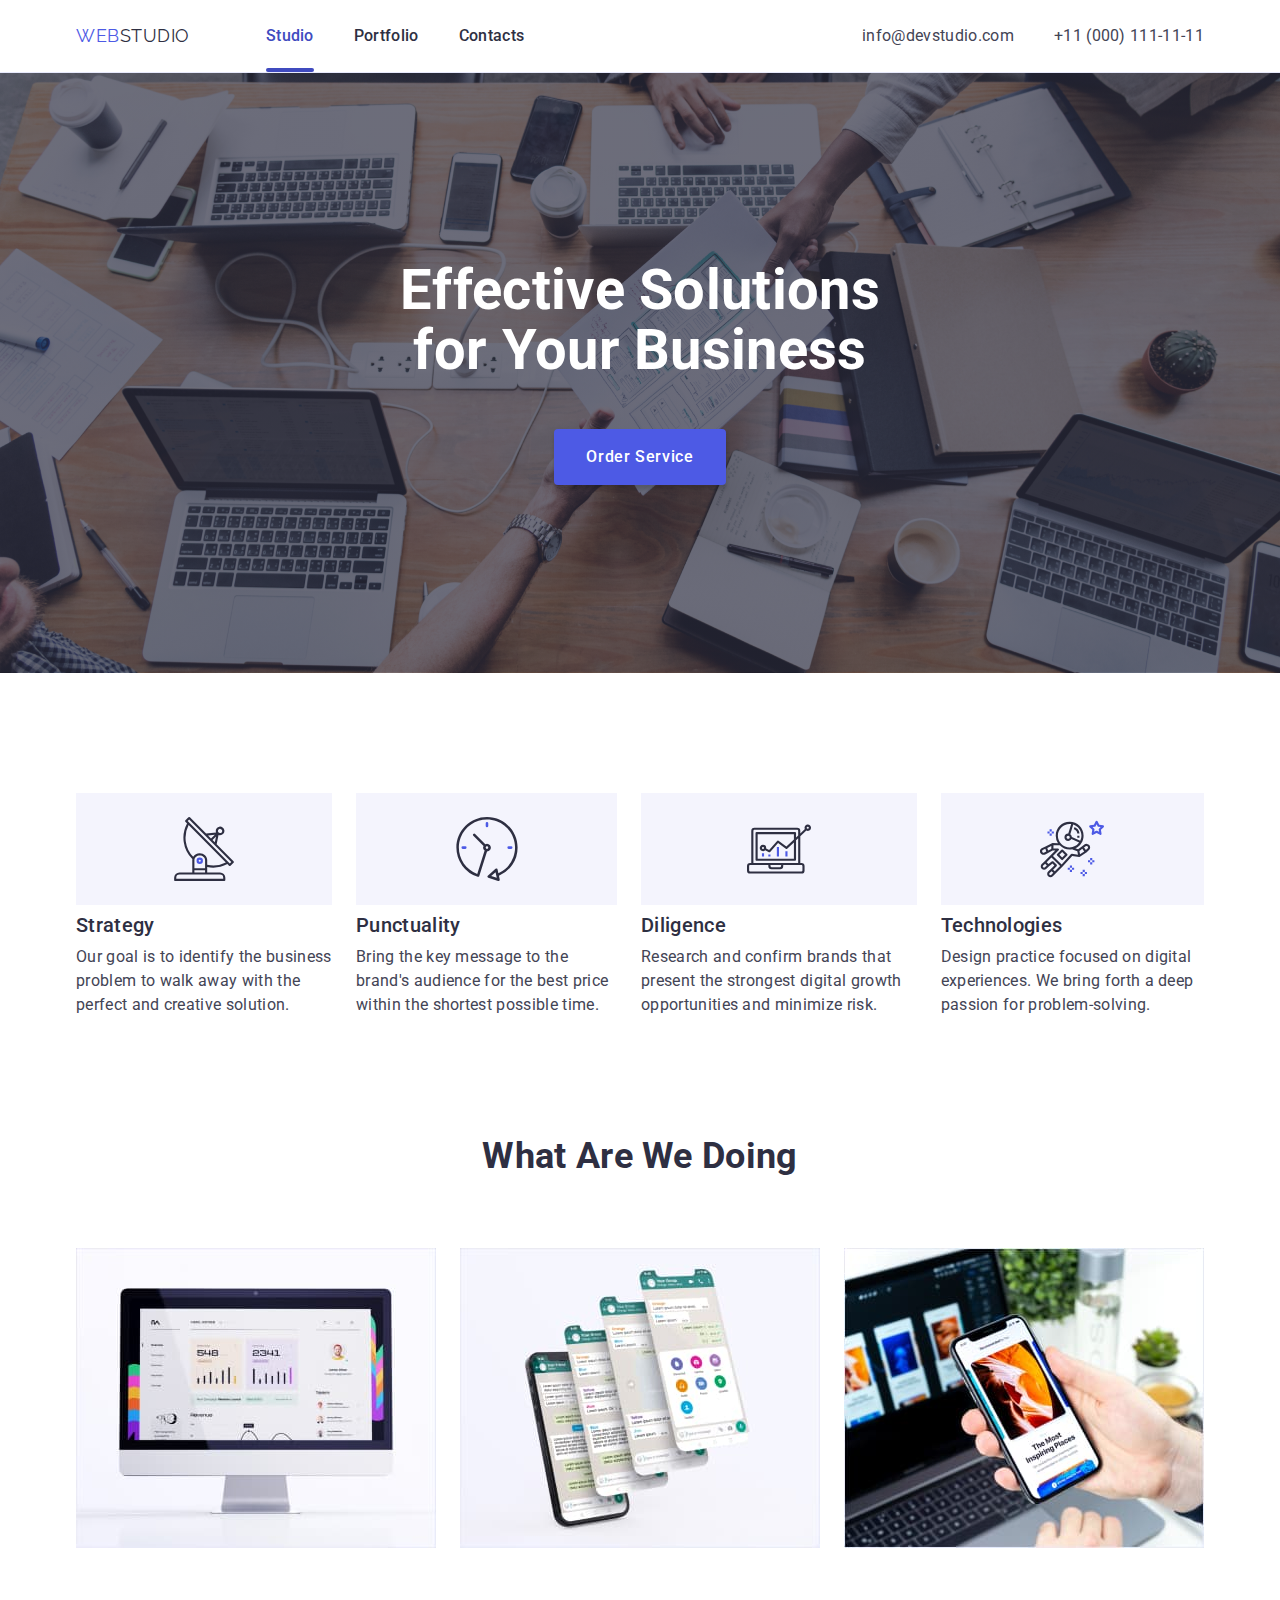
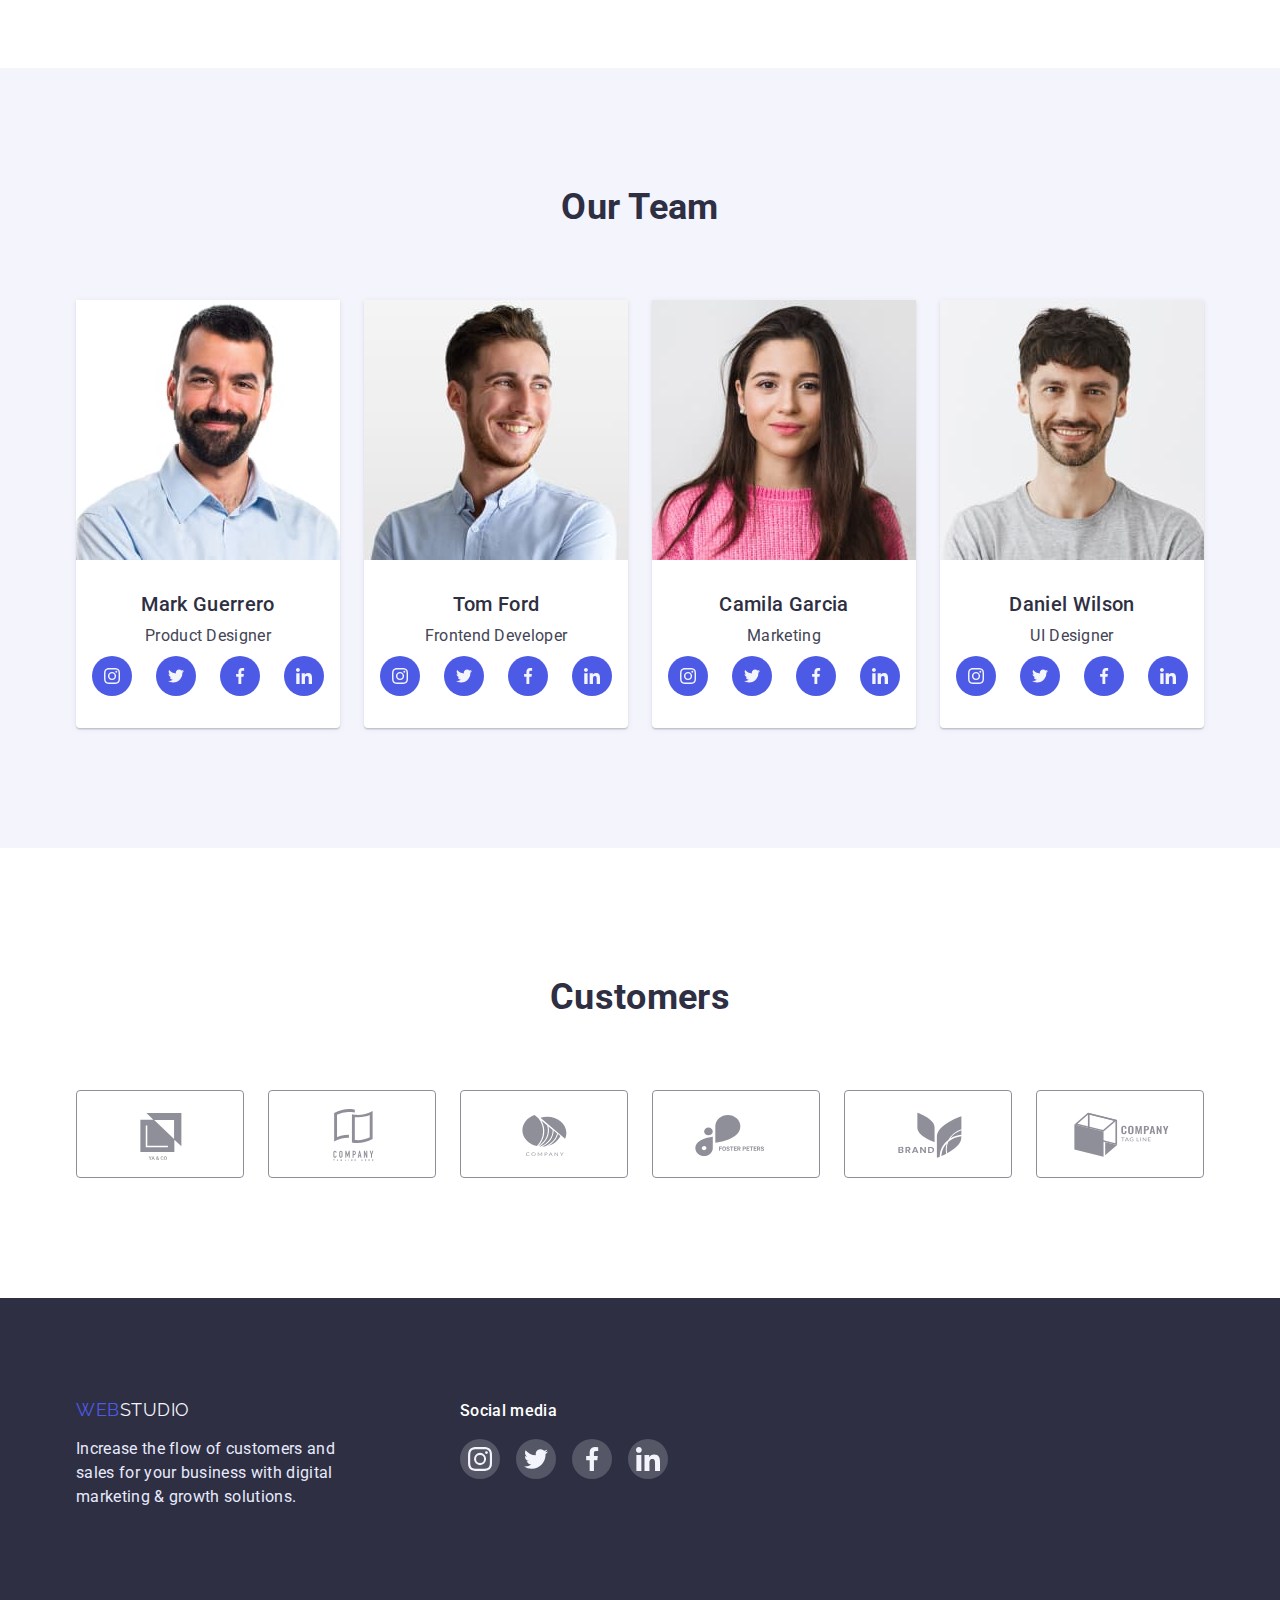
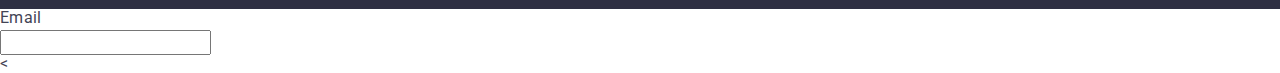
<file: index.html>
<!DOCTYPE html>
<html lang="en">
  <head>
    <meta charset="UTF-8" />
    <meta http-equiv="X-UA-Compatible" content="IE=edge" />
    <meta name="viewport" content="width=device-width, initial-scale=1.0" />
    <title>Document</title>
    <link rel="preconnect" href="https://fonts.googleapis.com" />
    <link rel="preconnect" href="https://fonts.gstatic.com" crossorigin />
    <link
      href="https://fonts.googleapis.com/css2?family=Raleway:wght@800&family=Roboto:wght@400;500;700;900&display=swap"
      rel="stylesheet"
    />
    <link
      rel="stylesheet"
      href="https://cdn.jsdelivr.net/npm/modern-normalize@1.1.0/modern-normalize.min.css"
    />
    <link rel="stylesheet" href="./css/styles.css" />
  </head>
  <body>
    
    <!-- header -->

    <header class="header">
      <div class="container header-box">
        
        <!-- navigation -->

        <nav class="navigation">
          <a href="./index.html" class="logo"
            >Web<span class="logo-header">Studio</span></a
          >
          <ul class="menu list">
            <li class="menu-item">
              <a href="./index.html" class="menu-link current">Studio</a>
            </li>
            <li class="menu-item">
              <a href="./portfolio.html" class="menu-link">Portfolio</a>
            </li>
            <li class="menu-item">
              <a href="#" class="menu-link">Contacts</a>
            </li>
          </ul>
        </nav>

        <!-- contacts -->

        <address class="contacts-box">
          <ul class="contacts list">
            <li class="contacts-item">
              <a href="mailto:info@devstudio.com" class="contacts-link"
                >info@devstudio.com</a
              >
            </li>
            <li class="contacts-item">
              <a href="tel:+110001111111" class="contacts-link"
                >+11 (000) 111-11-11</a
              >
            </li>
          </ul>
        </address>
      </div>
    </header>

    <main>
      <!-- hero -->

      <section class="hero">
        <div class="container">
          <h1 class="hero-title">Effective Solutions for Your Business</h1>
          <button type="button" class="button hero-btn"data-modal-open>Order Service</button>
        </div>
      </section>

      <!-- features -->

      <section class="section features">
        <div class="container">
          <h2 class="section-title visually-hidden">Our Features</h2>
          <ul class="features-list list">
            <li class="features-list-item">
              <div class="thumb">
                <svg class="features-icon" width="64" height="64">
                  <use href="./images/icons.svg#icon-antenna"></use>
                </svg>
              </div>
              <h3 class="features-list-title">Strategy</h3>
              <p class="features-list-text">
                Our goal is to identify the business problem to walk away with
                the perfect and creative solution.
              </p>
            </li>
            <li class="features-list-item">
              <div class="thumb">
                <svg class="features-icon" width="64" height="64">
                  <use href="./images/icons.svg#icon-clock"></use>
                </svg>
              </div>
              <h3 class="features-list-title">Punctuality</h3>
              <p class="features-list-text">
                Bring the key message to the brand's audience for the best price
                within the shortest possible time.
              </p>
            </li>
            <li class="features-list-item">
              <div class="thumb">
                <svg class="features-icon" width="64" height="64">
                  <use href="./images/icons.svg#icon-diagram"></use>
                </svg>
              </div>
              <h3 class="features-list-title">Diligence</h3>
              <p class="features-list-text">
                Research and confirm brands that present the strongest digital
                growth opportunities and minimize risk.
              </p>
            </li>
            <li class="features-list-item">
              <div class="thumb">
                <svg class="features-icon" width="64" height="64">
                  <use href="./images/icons.svg#icon-astronaut"></use>
                </svg>
              </div>
              <h3 class="features-list-title">Technologies</h3>
              <p class="features-list-text">
                Design practice focused on digital experiences. We bring forth a
                deep passion for problem-solving.
              </p>
            </li>
          </ul>
        </div>
      </section>

      <!-- work -->

      <section class="section work">
        <div class="container">
          <h2 class="section-title">What are we doing</h2>
          <ul class="work-list list">
            <li class="work-list-item">
              <img
                src="./images/work/img1.jpg"
                alt="computer"
                width="360"
                height="300"
              />
            </li>
            <li class="work-list-item">
              <img
                src="./images/work/img2.jpg"
                alt="cellphone"
                width="360"
                height="300"
              />
            </li>
            <li class="work-list-item">
              <img
                src="./images/work/img3.jpg"
                alt="laptop and cellphone"
                width="360"
                height="300"
              />
            </li>
          </ul>
        </div>
      </section>

      <!-- team -->

      <section class="section team">
        <div class="container">
          <h2 class="section-title">Our Team</h2>
          <ul class="team-list list">
            <li class="team-list-item">
              <img
                src="./images/team/mark1.jpg"
                alt="middle-aged man with beard"
                width="264"
                height="260"
              />
              <div class="team-desc">
                <h3 class="team-list-title">Mark Guerrero</h3>
                <p class="team-list-text">Product Designer</p>
                <ul class="team-social-list list">
                  <li class="team-social-list-item">
                    <a
                      href="#"
                      class="team-social-list-link"
                      aria-label="instagram"
                    >
                      <svg class="team-social-list-icon" width="16px" height="16px">
                        <use href="./images/icons.svg#icon-instagram"></use>
                      </svg>
                    </a>
                  </li>
                  <li class="team-social-list-item">
                    <a
                      href="#"
                      class="team-social-list-link"
                      aria-label="twitter"
                    >
                      <svg class="team-social-list-icon" width="16px" height="16px">
                        <use href="./images/icons.svg#icon-twitter"></use>
                      </svg>
                    </a>
                  </li>
                  <li class="team-social-list-item">
                    <a
                      href="#"
                      class="team-social-list-link"
                      aria-label="facebook"
                    >
                      <svg class="team-social-list-icon" width="16px" height="16px">
                        <use href="./images/icons.svg#icon-facebook"></use>
                      </svg>
                    </a>
                  </li>
                  <li class="team-social-list-item">
                    <a
                      href="#"
                      class="team-social-list-link"
                      aria-label="linkedin"
                    >
                      <svg class="team-social-list-icon" width="16px" height="16px">
                        <use href="./images/icons.svg#icon-linkedin"></use>
                      </svg>
                    </a>
                  </li>
                </ul>
              </div>
            </li>

            <li class="team-list-item">
              <img
                src="./images/team/tom2.jpg"
                alt="young smiling man in shirt"
                width="264"
                height="260"
              />
              <div class="team-desc">
                <h3 class="team-list-title">Tom Ford</h3>
                <p class="team-list-text">Frontend Developer</p>
                <ul class="team-social-list list">
                  <li class="team-social-list-item">
                    <a
                      href="#"
                      class="team-social-list-link"
                      aria-label="instagram"
                    >
                      <svg class="team-social-list-icon" width="16" height="16">
                        <use href="./images/icons.svg#icon-instagram"></use>
                      </svg>
                    </a>
                  </li>
                  <li class="team-social-list-item">
                    <a
                      href="#"
                      class="team-social-list-link"
                      aria-label="twitter"
                    >
                      <svg class="team-social-list-icon" width="16" height="16">
                        <use href="./images/icons.svg#icon-twitter"></use>
                      </svg>
                    </a>
                  </li>
                  <li class="team-social-list-item">
                    <a
                      href="#"
                      class="team-social-list-link"
                      aria-label="facebook"
                    >
                      <svg class="team-social-list-icon" width="16" height="16">
                        <use href="./images/icons.svg#icon-facebook"></use>
                      </svg>
                    </a>
                  </li>
                  <li class="team-social-list-item">
                    <a
                      href="#"
                      class="team-social-list-link"
                      aria-label="linkedin"
                    >
                      <svg class="team-social-list-icon" width="16" height="16">
                        <use href="./images/icons.svg#icon-linkedin"></use>
                      </svg>
                    </a>
                  </li>
                </ul>
              </div>
            </li>
            <li class="team-list-item">
              <img
                src="./images/team/camila3.jpg"
                alt="young girl in a pink sweater"
                width="264"
                height="260"
              />
              <div class="team-desc">
                <h3 class="team-list-title">Camila Garcia</h3>
                <p class="team-list-text">Marketing</p>
                <ul class="team-social-list list">
                  <li class="team-social-list-item">
                    <a
                      href="#"
                      class="team-social-list-link"
                      aria-label="instagram"
                    >
                      <svg class="team-social-list-icon" width="16" height="16">
                        <use href="./images/icons.svg#icon-instagram"></use>
                      </svg>
                    </a>
                  </li>
                  <li class="team-social-list-item">
                    <a
                      href="#"
                      class="team-social-list-link"
                      aria-label="twitter"
                    >
                      <svg class="team-social-list-icon" width="16" height="16">
                        <use href="./images/icons.svg#icon-twitter"></use>
                      </svg>
                    </a>
                  </li>
                  <li class="team-social-list-item">
                    <a
                      href="#"
                      class="team-social-list-link"
                      aria-label="facebook"
                    >
                      <svg class="team-social-list-icon" width="16" height="16">
                        <use href="./images/icons.svg#icon-facebook"></use>
                      </svg>
                    </a>
                  </li>
                  <li class="team-social-list-item">
                    <a
                      href="#"
                      class="team-social-list-link"
                      aria-label="linkedin"
                    >
                      <svg class="team-social-list-icon" width="16" height="16">
                        <use href="./images/icons.svg#icon-linkedin"></use>
                      </svg>
                    </a>
                  </li>
                </ul>
              </div>
            </li>
            <li class="team-list-item">
              <img
                src="./images/team/daniel4.jpg"
                alt="young smiling man in t-shirt"
                width="264"
                height="260"
              />
              <div class="team-desc">
                <h3 class="team-list-title">Daniel Wilson</h3>
                <p class="team-list-text">UI Designer</p>
                <ul class="team-social-list list">
                  <li class="team-social-list-item">
                    <a
                      href="#"
                      class="team-social-list-link"
                      aria-label="instagram"
                    >
                      <svg class="team-social-list-icon" width="16" height="16">
                        <use href="./images/icons.svg#icon-instagram"></use>
                      </svg>
                    </a>
                  </li>
                  <li class="team-social-list-item">
                    <a
                      href="#"
                      class="team-social-list-link"
                      aria-label="twitter"
                    >
                      <svg class="team-social-list-icon" width="16" height="16">
                        <use href="./images/icons.svg#icon-twitter"></use>
                      </svg>
                    </a>
                  </li>
                  <li class="team-social-list-item">
                    <a
                      href="#"
                      class="team-social-list-link"
                      aria-label="facebook"
                    >
                      <svg class="team-social-list-icon" width="16" height="16">
                        <use href="./images/icons.svg#icon-facebook"></use>
                      </svg>
                    </a>
                  </li>
                  <li class="team-social-list-item">
                    <a
                      href="#"
                      class="team-social-list-link"
                      aria-label="linkedin"
                    >
                      <svg class="team-social-list-icon" width="16" height="16">
                        <use href="./images/icons.svg#icon-linkedin"></use>
                      </svg>
                    </a>
                  </li>
                </ul>
              </div>
            </li>
          </ul>
        </div>
      </section>

      <!-- customers -->

      <section class="section customers">
        <div class="container">
          <h2 class="section-title">Customers</h2>

          <ul class="customers-list list">
            <li class="customers-list-item">
              <a href="" class="customers-list-link" aria-label="Company">
                <svg class="customers-list-icon" width="104" height="56">
                  <use href="./images/icons.svg#icon-Logo-1"></use>
                  </svg>
                </svg>
              </a>
            </li>
            <li class="customers-list-item">
              <a href="" class="customers-list-link" aria-label="Company-1">
                <svg class="customers-list-icon" width="104" height="56">
                  <use href="./images/icons.svg#icon-Logo-2"></use>
                </svg>
              </a>
            </li>
            <li class="customers-list-item">
              <a href="" class="customers-list-link" aria-label="Company-2">
                <svg class="customers-list-icon" width="104" height="56">
                  <use href="./images/icons.svg#icon-Logo-3"></use>
                </svg>
              </a>
            </li>
            <li class="customers-list-item">
              <a href="" class="customers-list-link" aria-label="Company-3">
                <svg class="customers-list-icon" width="104" height="56">
                  <use href="./images/icons.svg#icon-Logo-4"></use>
                </svg>
              </a>
            </li>
            <li class="customers-list-item">
              <a href="" class="customers-list-link" aria-label="Company-4">
                <svg class="customers-list-icon" width="104" height="56">
                  <use href="./images/icons.svg#icon-Logo-5"></use>
                </svg>
              </a>
            </li>
            <li class="customers-list-item">
              <a href="" class="customers-list-link" aria-label="Company-5">
                <svg class="customers-list-icon" width="104" height="56">
                  <use href="./images/icons.svg#icon-Logo-6"></use>
                </svg>
              </a>
            </li>
          </ul>
        </div>
      </section>
    </main>
    
    <!-- footer -->

    <footer class="footer">
      <div class="container footer-box">
        <div class="footer-desc">
          <a href="./index.html" class="logo"
            >Web<span class="logo-footer">Studio</span></a
          >
          <p class="footer-text">
            Increase the flow of customers and sales for your business with
            digital marketing & growth solutions.
          </p>
        </div>

        <!-- social -->
        <div class="social-links">
          <h4 class="social-list-title">Social media</h4>
          <ul class="social-list list">
            <li class="social-list-item">
              <a class="social-list-link" href="#" aria-label="instagram">
                <svg class="social-list-icon" width="40" height="40">
                  <use href="./images/icons.svg#icon-instagram-2"></use>
                </svg>
              </a>
            </li>
            <li class="social-list-item">
              <a class="social-list-link" href="#" aria-label="twitter">
                <svg class="social-list-icon" width="40" height="40">
                  <use href="./images/icons.svg#icon-twitter-2"></use>
                </svg>
              </a>
            </li>
            <li class="social-list-item">
              <a class="social-list-link" href="#" aria-label="facebook">
                <svg class="social-list-icon" width="40" height="40">
                  <use href="./images/icons.svg#icon-facebook-2"></use>
                </svg>
              </a>
            </li>
            <li class="social-list-item">
              <a class="social-list-link" href="#" aria-label="linkedin">
                <svg class="social-list-icon" width="40" height="40">
                  <use href="./images/icons.svg#icon-linkedin-2"></use>
                </svg>
              </a>
            </li>
          </ul>
        </div>
      </div>
    </footer>
    <!-- Subscribe -->
    <section class="Subscribe"
    <!-- Email field -->
          <label class="modal-form-label" for="user_email">Email</label>
          <div class="modal-form-group">
            <input class="modal-form-field" type="text" id="user_email" />
            <svg class="modal-form-icon" width="20" height="20">
              <use href=""></use>
            </svg>
          </div>
    

    <!-- modal window -->
    <<div class="backdrop is-hidden" data-modal>
      <div class="modal">
        <button class="modal-close-btn" type="button" data-modal-close>
          <svg class="modal-close-btn-icon" width="8" height="8">
            <use href="./images/icons.svg#icon-close"></use>
          </svg>
        </button>
      <strong class="modal-title" Leave your contacts and we will call you back ></strong>  
      </div>
      </div>

    <script src="./js/modal.js"></script>
  </body>
</html>
</file>
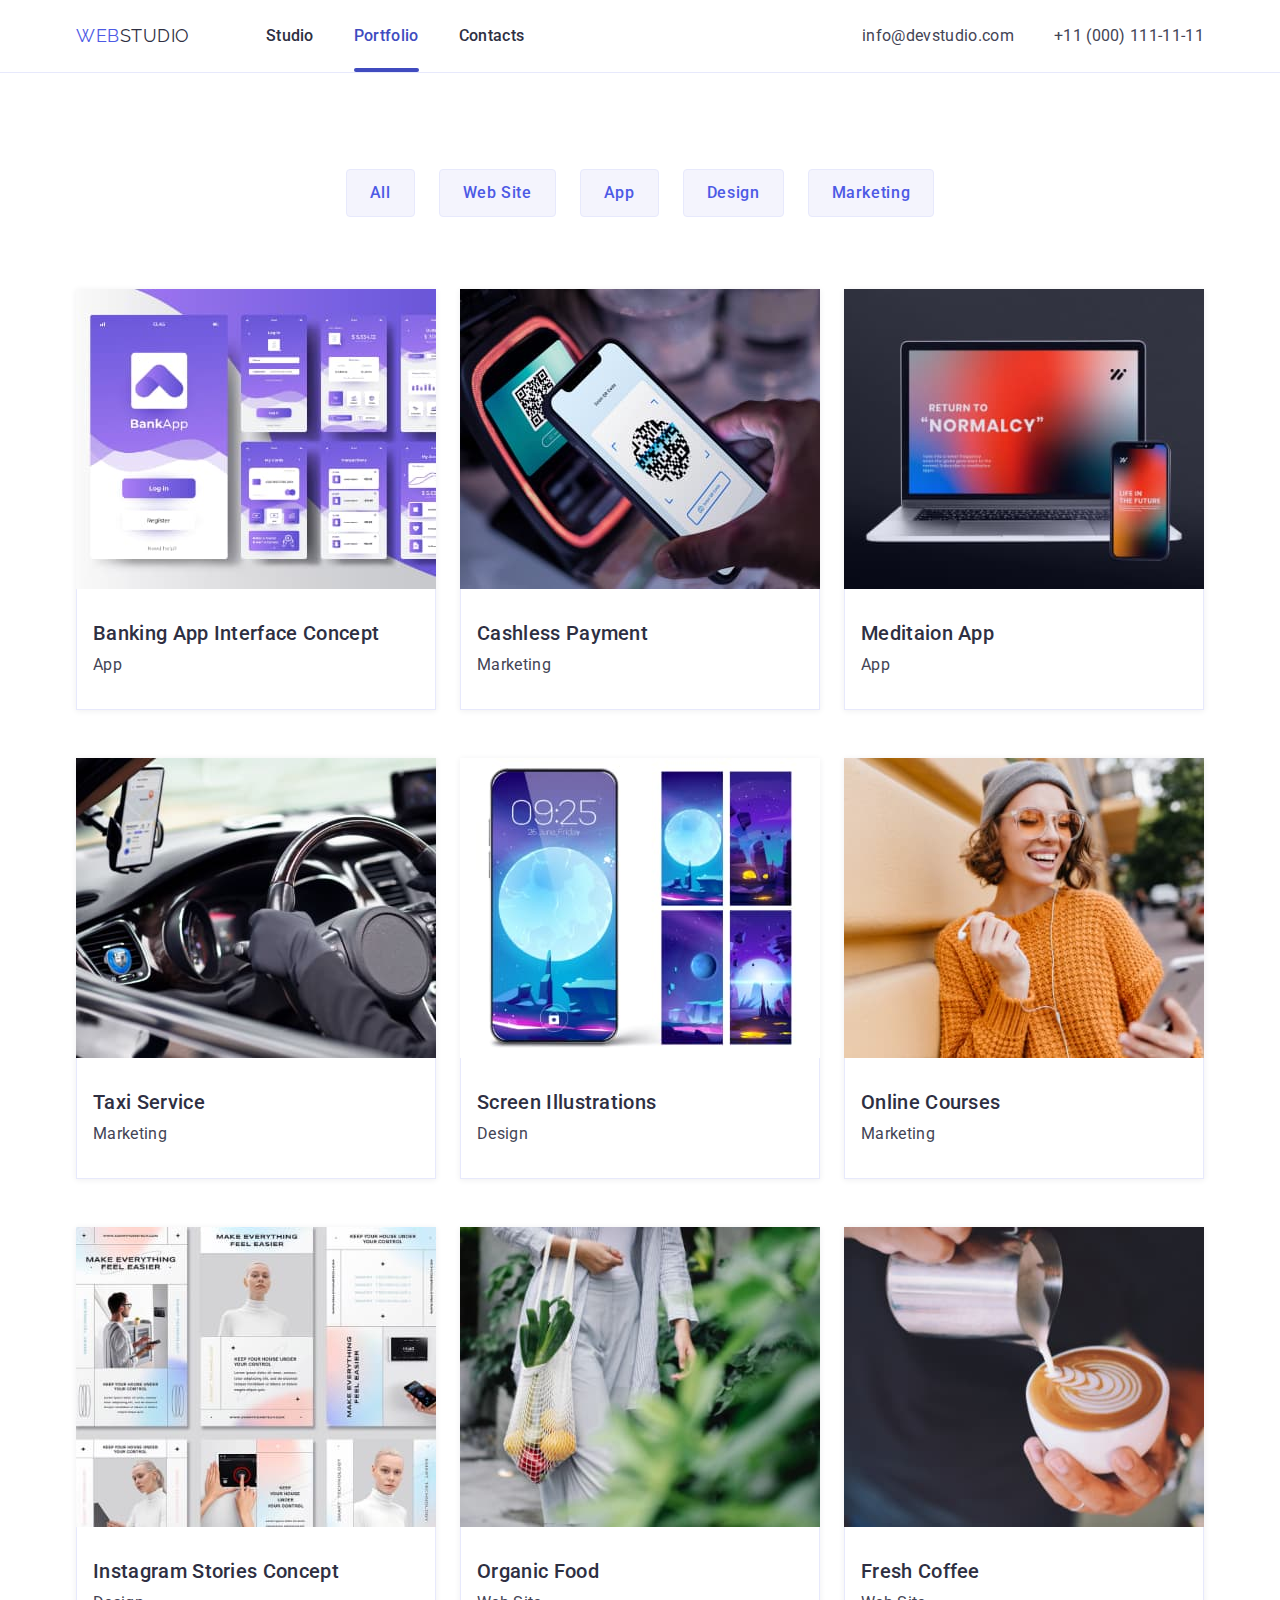
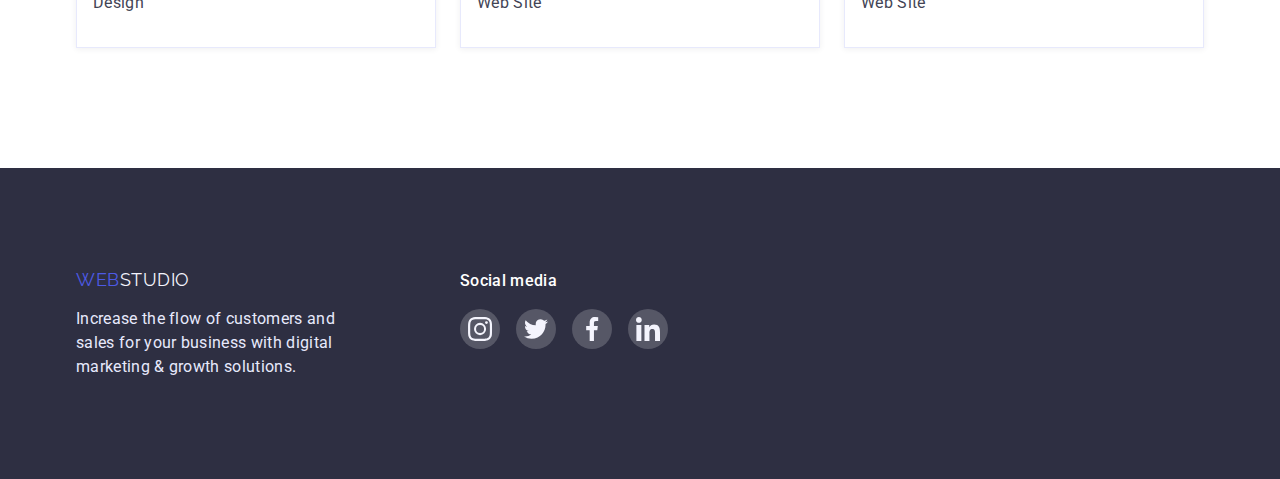
<file: portfolio.html>
<html lang="en">
  <head>
    <meta charset="UTF-8" />
    <meta http-equiv="X-UA-Compatible" content="IE=edge" />
    <meta name="viewport" content="width=device-width, initial-scale=1.0" />
    <title>Document</title>
    <link rel="preconnect" href="https://fonts.googleapis.com" />
    <link rel="preconnect" href="https://fonts.gstatic.com" crossorigin />
    <link
      href="https://fonts.googleapis.com/css2?family=Raleway:wght@800&family=Roboto:wght@400;500;700;900&display=swap"
      rel="stylesheet"
    />
    <link
      rel="stylesheet"
      href="https://cdn.jsdelivr.net/npm/modern-normalize@1.1.0/modern-normalize.min.css"
    />
    <link rel="stylesheet" href="./css/styles.css" />
  </head>
  <body>
    <!-- header -->

    <header class="header">
      <div class="container header-box">
        <!-- navigation -->

        <nav class="navigation">
          <a href="./index.html" class="logo"
            >Web<span class="logo-header">Studio</span></a
          >
          <ul class="menu list">
            <li class="menu-item">
              <a href="./index.html" class="menu-link">Studio</a>
            </li>
            <li class="menu-item">
              <a href="./portfolio.html" class="menu-link current">Portfolio</a>
            </li>
            <li class="menu-item">
              <a href="#" class="menu-link">Contacts</a>
            </li>
          </ul>
        </nav>

        <!-- contacts -->

        <address class="contacts-box">
          <ul class="contacts list">
            <li class="contacts-item">
              <a href="mailto:info@devstudio.com" class="contacts-link"
                >info@devstudio.com</a
              >
            </li>
            <li class="contacts-item">
              <a href="tel:+110001111111" class="contacts-link"
                >+11 (000) 111-11-11</a
              >
            </li>
          </ul>
        </address>
      </div>
    </header>
    <main>
      <!--portfolio-->

      <section class="section portfolio">
        <div class="container">
          <h1 class="portfolio-title visually-hidden">Portfolio</h1>
          <ul class="filter list">
            <li class="filter-item">
              <button type="button" class="button filter-btn">All</button>
            </li>
            <li class="filter-item">
              <button type="button" class="button filter-btn">Web Site</button>
            </li>
            <li class="filter-item">
              <button type="button" class="button filter-btn">App</button>
            </li>
            <li class="filter-item">
              <button type="button" class="button filter-btn">Design</button>
            </li>
            <li class="filter-item">
              <button type="button" class="button filter-btn">Marketing</button>
            </li>
          </ul>
          <ul class="portfolio-list list">
            <li class="portfolio-list-item">
              <a href="#" class="portfolio-list-link">
                <div class="portfolio-list-img-box">
                  <img
                    src="./images/portfolio/banking.jpg"
                    alt="Banking App"
                    width="360"
                    height="300"
                  />
                  <p class="overlay">
                    14 Stylish and User-Friendly App Design Concepts · Task
                    Manager App · Calorie Tracker App · Exotic Fruit Ecommerce
                    App · Cloud Storage App
                  </p>
                </div>
                <div class="wrapper">
                  <h2 class="portfolio-list-title">
                    Banking App Interface Concept
                  </h2>
                  <p class="portfolio-list-text">App</p>
                </div>
              </a>
            </li>
            <li class="portfolio-list-item">
              <a href="#" class="portfolio-list-link">
                <div class="portfolio-list-img-box">
                  <img
                    src="./images/portfolio/cashless.jpg"
                    alt="mobile phone is reading QR code"
                    width="360"
                    height="300"
                  />
                  <p class="overlay">
                    14 Stylish and User-Friendly App Design Concepts · Task
                    Manager App · Calorie Tracker App · Exotic Fruit Ecommerce
                    App · Cloud Storage App
                  </p>
                </div>
                <div class="wrapper">
                  <h2 class="portfolio-list-title">Cashless Payment</h2>
                  <p class="portfolio-list-text">Marketing</p>
                </div>
              </a>
            </li>
            <li class="portfolio-list-item">
              <a href="#" class="portfolio-list-link">
                <div class="portfolio-list-img-box">
                  <img
                    src="./images/portfolio//meditaion.jpg"
                    alt="laptop and cellphone"
                    width="360"
                    height="300"
                  />
                  <p class="overlay">
                    14 Stylish and User-Friendly App Design Concepts · Task
                    Manager App · Calorie Tracker App · Exotic Fruit Ecommerce
                    App · Cloud Storage App
                  </p>
                </div>
                <div class="wrapper">
                  <h2 class="portfolio-list-title">Meditaion App</h2>
                  <p class="portfolio-list-text">App</p>
                </div></a
              >
            </li>
            <li class="portfolio-list-item">
              <a href="#" class="portfolio-list-link">
                <div class="portfolio-list-img-box">
                  <img
                    src="./images/portfolio/taxi.jpg"
                    alt="a person driving a car"
                    width="360"
                    height="300"
                  />
                  <p class="overlay">
                    14 Stylish and User-Friendly App Design Concepts · Task
                    Manager App · Calorie Tracker App · Exotic Fruit Ecommerce
                    App · Cloud Storage App
                  </p>
                </div>
                <div class="wrapper">
                  <h2 class="portfolio-list-title">Taxi Service</h2>
                  <p class="portfolio-list-text">Marketing</p>
                </div></a
              >
            </li>
            <li class="portfolio-list-item">
              <a href="#" class="portfolio-list-link">
                <div class="portfolio-list-img-box">
                  <img
                    src="./images/portfolio/screen.jpg"
                    alt="Screen Illustrations"
                    width="360"
                    height="300"
                  />
                  <p class="overlay">
                    14 Stylish and User-Friendly App Design Concepts · Task
                    Manager App · Calorie Tracker App · Exotic Fruit Ecommerce
                    App · Cloud Storage App
                  </p>
                </div>
                <div class="wrapper">
                  <h2 class="portfolio-list-title">Screen Illustrations</h2>
                  <p class="portfolio-list-text">Design</p>
                </div></a
              >
            </li>
            <li class="portfolio-list-item">
              <a href="#" class="portfolio-list-link">
                <div class="portfolio-list-img-box">
                  <img
                    src="./images/portfolio/online.jpg"
                    alt="smiling girl looks at the sellphone"
                    width="360"
                    height="300"
                  />
                  <p class="overlay">
                    14 Stylish and User-Friendly App Design Concepts · Task
                    Manager App · Calorie Tracker App · Exotic Fruit Ecommerce
                    App · Cloud Storage App
                  </p>
                </div>
                <div class="wrapper">
                  <h2 class="portfolio-list-title">Online Courses</h2>
                  <p class="portfolio-list-text">Marketing</p>
                </div></a
              >
            </li>
            <li class="portfolio-list-item">
              <a href="#" class="portfolio-list-link">
                <div class="portfolio-list-img-box">
                  <img
                    src="./images/portfolio//instagram.jpg"
                    alt="smart home technology"
                    width="360"
                    height="300"
                  />
                  <p class="overlay">
                    14 Stylish and User-Friendly App Design Concepts · Task
                    Manager App · Calorie Tracker App · Exotic Fruit Ecommerce
                    App · Cloud Storage App
                  </p>
                </div>
                <div class="wrapper">
                  <h2 class="portfolio-list-title">
                    Instagram Stories Concept
                  </h2>
                  <p class="portfolio-list-text">Design</p>
                </div></a
              >
            </li>
            <li class="portfolio-list-item">
              <a href="#" class="portfolio-list-link">
                <div class="portfolio-list-img-box">
                  <img
                    src="./images/portfolio/organic.jpg"
                    alt="a woman carries a bag of vegetables"
                    width="360"
                    height="300"
                  />
                  <p class="overlay">
                    14 Stylish and User-Friendly App Design Concepts · Task
                    Manager App · Calorie Tracker App · Exotic Fruit Ecommerce
                    App · Cloud Storage App
                  </p>
                </div>
                <div class="wrapper">
                  <h2 class="portfolio-list-title">Organic Food</h2>
                  <p class="portfolio-list-text">Web Site</p>
                </div></a
              >
            </li>
            <li class="portfolio-list-item">
              <a href="#" class="portfolio-list-link">
                <div class="portfolio-list-img-box">
                  <img
                    src="./images/portfolio/coffee.jpg"
                    alt="the man pours milk into the coffee"
                    width="360"
                    height="300"
                  />
                  <p class="overlay">
                    14 Stylish and User-Friendly App Design Concepts · Task
                    Manager App · Calorie Tracker App · Exotic Fruit Ecommerce
                    App · Cloud Storage App
                  </p>
                </div>
                <div class="wrapper">
                  <h2 class="portfolio-list-title">Fresh Coffee</h2>
                  <p class="portfolio-list-text">Web Site</p>
                </div></a
              >
            </li>
          </ul>
        </div>
      </section>
    </main>

    <!-- footer -->

    <footer class="footer">
      <div class="container footer-box">
        <div class="footer-desc">
          <a href="./index.html" class="logo"
            >Web<span class="logo-footer">Studio</span></a
          >
          <p class="footer-text">
            Increase the flow of customers and sales for your business with
            digital marketing & growth solutions.
          </p>
        </div>

        <!-- social -->

        <div class="social-links">
          <h4 class="social-list-title">Social media</h4>
          <ul class="social-list list">
            <li class="social-list-item">
              <a class="social-list-link" href="#" aria-label="instagram">
                <svg class="social-list-icon" width="40" height="40">
                  <use href="./images/icons.svg#icon-instagram-2"></use>
                </svg>
              </a>
            </li>
            <li class="social-list-item">
              <a class="social-list-link" href="#" aria-label="twitter">
                <svg class="social-list-icon" width="40" height="40">
                  <use href="./images/icons.svg#icon-twitter-2"></use>
                </svg>
              </a>
            </li>
            <li class="social-list-item">
              <a class="social-list-link" href="#" aria-label="facebook">
                <svg class="social-list-icon" width="40" height="40">
                  <use href="./images/icons.svg#icon-facebook-2"></use>
                </svg>
              </a>
            </li>
            <li class="social-list-item">
              <a class="social-list-link" href="#" aria-label="linkedin">
                <svg class="social-list-icon" width="40" height="40">
                  <use href="./images/icons.svg#icon-linkedin-2"></use>
                </svg>
              </a>
            </li>
          </ul>
        </div>
      </div>
    </footer>
  </body>
</html>
</file>
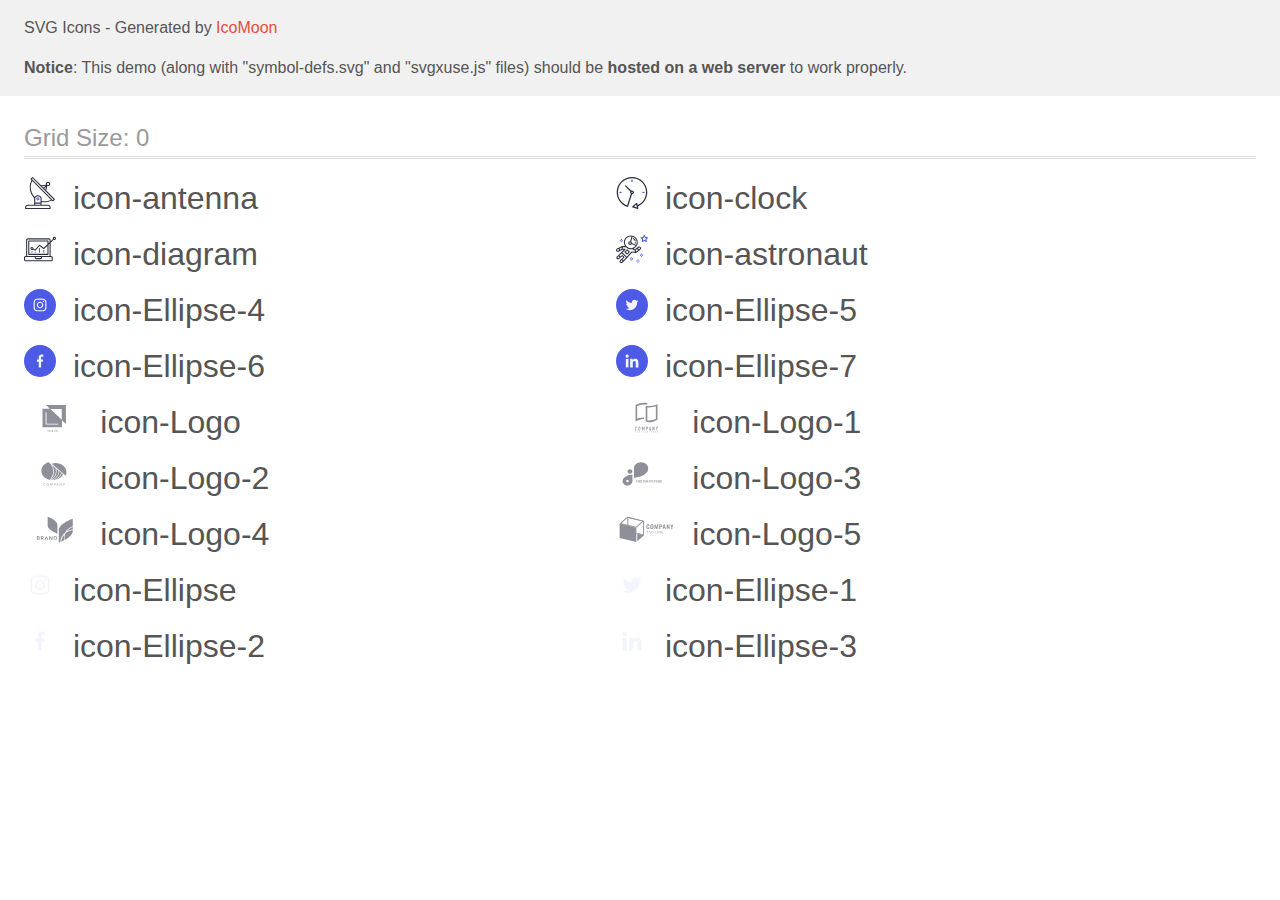
<file: images/icons/icomoon/demo-external-svg.html>
<!doctype html>
<html>
<head>
    <title>IcoMoon - SVG Icons</title>
    <meta charset="utf-8">
    <meta name="viewport" content="width=device-width, initial-scale=1">
    <link rel="stylesheet" href="demo-files/demo.css">
    <link rel="stylesheet" href="style.css">
</head>
<body>
<header class="bgc1 clearfix">
<div class="mhl">
    <p>SVG Icons - Generated by <a href="https://icomoon.io/app">IcoMoon</a></p><p><strong>Notice</strong>: This demo (along with "symbol-defs.svg" and "svgxuse.js" files) should be <b>hosted on a web server</b> to work properly.</p>
</div>
</header>
    <div class="clearfix mhl ptl">
        <h1 class="mvm mtn fgc1">Grid Size: 0</h1>
        <div class="glyph fs1">
            <div class="clearfix pbs">
                <svg class="icon icon-antenna"><use xlink:href="symbol-defs.svg#icon-antenna"></use></svg><span class="name"> icon-antenna</span>
            </div>
        </div>
        <div class="glyph fs1">
            <div class="clearfix pbs">
                <svg class="icon icon-clock"><use xlink:href="symbol-defs.svg#icon-clock"></use></svg><span class="name"> icon-clock</span>
            </div>
        </div>
        <div class="glyph fs1">
            <div class="clearfix pbs">
                <svg class="icon icon-diagram"><use xlink:href="symbol-defs.svg#icon-diagram"></use></svg><span class="name"> icon-diagram</span>
            </div>
        </div>
        <div class="glyph fs1">
            <div class="clearfix pbs">
                <svg class="icon icon-astronaut"><use xlink:href="symbol-defs.svg#icon-astronaut"></use></svg><span class="name"> icon-astronaut</span>
            </div>
        </div>
        <div class="glyph fs1">
            <div class="clearfix pbs">
                <svg class="icon icon-Ellipse-4"><use xlink:href="symbol-defs.svg#icon-Ellipse-4"></use></svg><span class="name"> icon-Ellipse-4</span>
            </div>
        </div>
        <div class="glyph fs1">
            <div class="clearfix pbs">
                <svg class="icon icon-Ellipse-5"><use xlink:href="symbol-defs.svg#icon-Ellipse-5"></use></svg><span class="name"> icon-Ellipse-5</span>
            </div>
        </div>
        <div class="glyph fs1">
            <div class="clearfix pbs">
                <svg class="icon icon-Ellipse-6"><use xlink:href="symbol-defs.svg#icon-Ellipse-6"></use></svg><span class="name"> icon-Ellipse-6</span>
            </div>
        </div>
        <div class="glyph fs1">
            <div class="clearfix pbs">
                <svg class="icon icon-Ellipse-7"><use xlink:href="symbol-defs.svg#icon-Ellipse-7"></use></svg><span class="name"> icon-Ellipse-7</span>
            </div>
        </div>
        <div class="glyph fs1">
            <div class="clearfix pbs">
                <svg class="icon icon-Logo"><use xlink:href="symbol-defs.svg#icon-Logo"></use></svg><span class="name"> icon-Logo</span>
            </div>
        </div>
        <div class="glyph fs1">
            <div class="clearfix pbs">
                <svg class="icon icon-Logo-1"><use xlink:href="symbol-defs.svg#icon-Logo-1"></use></svg><span class="name"> icon-Logo-1</span>
            </div>
        </div>
        <div class="glyph fs1">
            <div class="clearfix pbs">
                <svg class="icon icon-Logo-2"><use xlink:href="symbol-defs.svg#icon-Logo-2"></use></svg><span class="name"> icon-Logo-2</span>
            </div>
        </div>
        <div class="glyph fs1">
            <div class="clearfix pbs">
                <svg class="icon icon-Logo-3"><use xlink:href="symbol-defs.svg#icon-Logo-3"></use></svg><span class="name"> icon-Logo-3</span>
            </div>
        </div>
        <div class="glyph fs1">
            <div class="clearfix pbs">
                <svg class="icon icon-Logo-4"><use xlink:href="symbol-defs.svg#icon-Logo-4"></use></svg><span class="name"> icon-Logo-4</span>
            </div>
        </div>
        <div class="glyph fs1">
            <div class="clearfix pbs">
                <svg class="icon icon-Logo-5"><use xlink:href="symbol-defs.svg#icon-Logo-5"></use></svg><span class="name"> icon-Logo-5</span>
            </div>
        </div>
        <div class="glyph fs1">
            <div class="clearfix pbs">
                <svg class="icon icon-Ellipse"><use xlink:href="symbol-defs.svg#icon-Ellipse"></use></svg><span class="name"> icon-Ellipse</span>
            </div>
        </div>
        <div class="glyph fs1">
            <div class="clearfix pbs">
                <svg class="icon icon-Ellipse-1"><use xlink:href="symbol-defs.svg#icon-Ellipse-1"></use></svg><span class="name"> icon-Ellipse-1</span>
            </div>
        </div>
        <div class="glyph fs1">
            <div class="clearfix pbs">
                <svg class="icon icon-Ellipse-2"><use xlink:href="symbol-defs.svg#icon-Ellipse-2"></use></svg><span class="name"> icon-Ellipse-2</span>
            </div>
        </div>
        <div class="glyph fs1">
            <div class="clearfix pbs">
                <svg class="icon icon-Ellipse-3"><use xlink:href="symbol-defs.svg#icon-Ellipse-3"></use></svg><span class="name"> icon-Ellipse-3</span>
            </div>
        </div>
  </div>
<script defer src="svgxuse.js"></script>
</body>
</html>
</file>
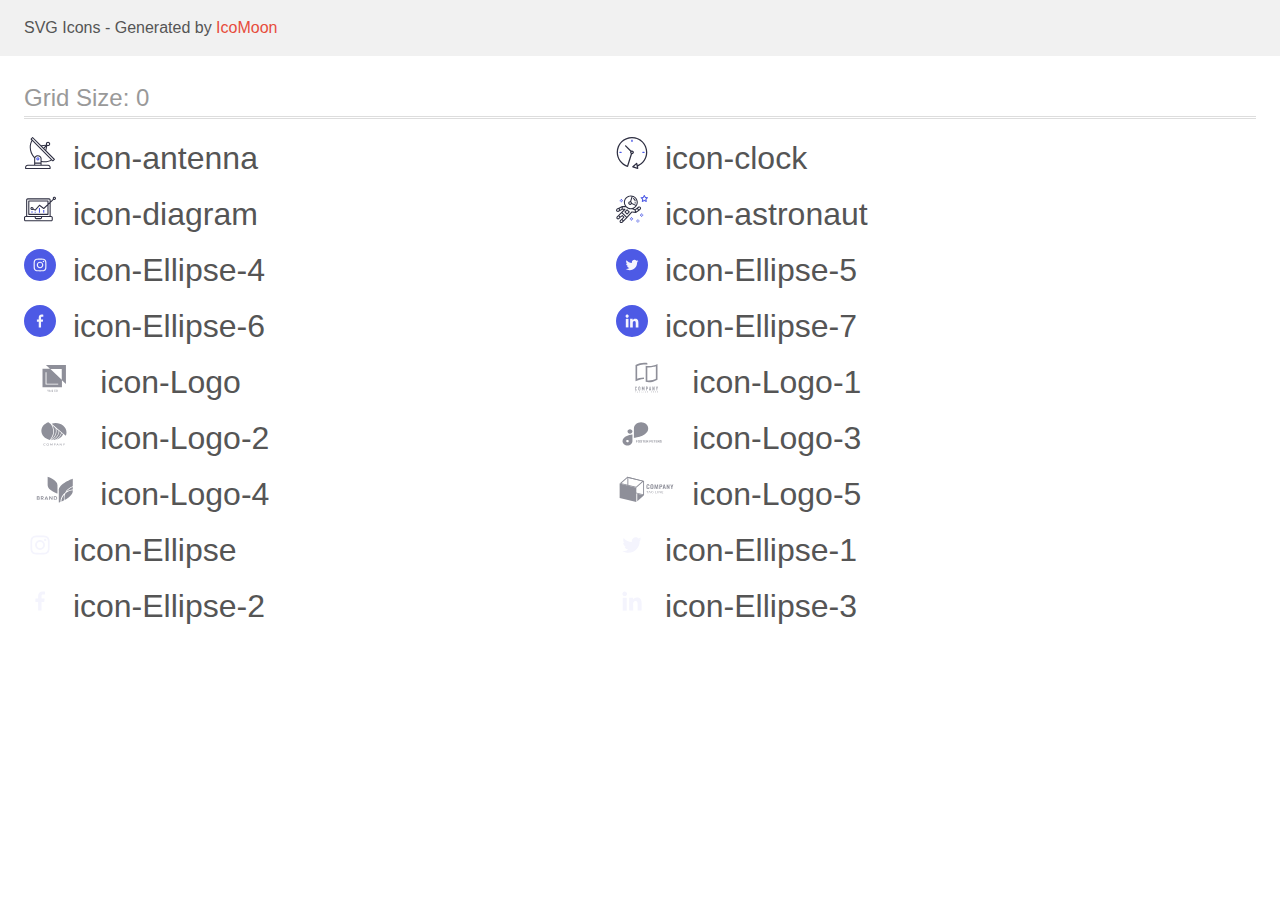
<file: images/icons/icomoon/demo.html>
<!doctype html>
<html>
<head>
    <title>IcoMoon - SVG Icons</title>
    <meta charset="utf-8">
    <meta name="viewport" content="width=device-width, initial-scale=1">
    <link rel="stylesheet" href="demo-files/demo.css">
    <link rel="stylesheet" href="style.css">
</head>
<body>
<svg aria-hidden="true" style="position: absolute; width: 0; height: 0; overflow: hidden;" version="1.1" xmlns="http://www.w3.org/2000/svg" xmlns:xlink="http://www.w3.org/1999/xlink">
<defs>
<symbol id="icon-antenna" viewBox="0 0 32 32">
<path fill="#2e2f42" style="fill: var(--color1, #2e2f42)" d="M30.773 22.098l-8.443-8.505 0.937-4.615c0.242 0.094 0.499 0.144 0.758 0.146h0.006c1.192 0.014 2.17-0.941 2.184-2.133s-0.941-2.17-2.133-2.184c-1.192-0.014-2.17 0.941-2.184 2.133-0.003 0.255 0.039 0.509 0.125 0.749l-4.96 0.605-8.091-8.133c-0.099-0.101-0.235-0.159-0.377-0.16-0.14 0.001-0.274 0.056-0.373 0.155l-1.513 1.504c-0.208 0.208-0.208 0.546 0 0.754l0.814 0.826c-3.153 5.798-2.129 12.978 2.519 17.663 0.043 0.041 0.092 0.074 0.146 0.098-0.034 0.18-0.051 0.364-0.052 0.547v6.187h-6.4c-1.472 0.002-2.665 1.195-2.667 2.667v1.067c0 0.295 0.239 0.533 0.533 0.533h24.533c0.295 0 0.533-0.239 0.533-0.533v-1.067c-0.002-1.472-1.195-2.665-2.667-2.667h-6.4v-2.742c1.003 0.21 2.024 0.317 3.049 0.32 2.458-0.003 4.877-0.615 7.040-1.783l0.818 0.823c0.099 0.101 0.235 0.159 0.377 0.16 0.14-0.001 0.274-0.056 0.373-0.155l1.513-1.504c0.208-0.208 0.208-0.546 0-0.754zM23.28 6.233c0.418-0.415 1.093-0.414 1.509 0.004s0.414 1.093-0.004 1.508c-0.2 0.199-0.47 0.31-0.752 0.31h-0.003c-0.589-0.003-1.064-0.483-1.061-1.072 0.002-0.282 0.115-0.552 0.314-0.751h-0.002zM22.024 9.738l-0.598 2.946-1.175-1.182 1.774-1.763zM21.419 8.836l-1.92 1.909-1.485-1.493 3.405-0.415zM24.004 28.8c0.884 0 1.6 0.716 1.6 1.6v0.533h-23.467v-0.533c0-0.884 0.716-1.6 1.6-1.6h20.267zM16.537 26.667v1.067h-5.333v-1.067h5.333zM11.204 25.6v-4.053c0-1.294 1.196-2.347 2.667-2.347s2.667 1.053 2.667 2.347v4.053h-5.333zM17.604 23.904v-2.357c0-1.882-1.675-3.413-3.733-3.413-1.331-0.020-2.576 0.657-3.281 1.786-4.058-4.274-4.971-10.645-2.279-15.887l18.602 18.708c-2.872 1.461-6.165 1.873-9.309 1.163zM28.893 23.22l-21.057-21.181 0.755-0.752 7.935 7.98c0.004 0 0.006 0.007 0.010 0.010l13.115 13.191-0.757 0.752z"></path>
<path fill="#4d5ae5" style="fill: var(--color2, #4d5ae5)" d="M13.876 20.267h-0.005c-0.884-0.001-1.601 0.714-1.602 1.598s0.714 1.601 1.598 1.602h0.005c0.884 0.001 1.601-0.714 1.602-1.598s-0.714-1.601-1.598-1.602zM14.249 22.245c-0.1 0.1-0.236 0.156-0.378 0.155-0.295-0.002-0.532-0.242-0.531-0.536 0.001-0.141 0.057-0.276 0.157-0.375s0.233-0.154 0.373-0.155c0.295 0.002 0.532 0.242 0.531 0.536-0.001 0.141-0.057 0.276-0.157 0.375h0.005z"></path>
</symbol>
<symbol id="icon-clock" viewBox="0 0 32 32">
<path fill="#2e2f42" style="fill: var(--color1, #2e2f42)" d="M31.297 15.301c-0.002-8.452-6.855-15.303-15.308-15.301s-15.303 6.855-15.301 15.308c0.001 6.658 4.307 12.551 10.649 14.576 0.061 0.019 0.124 0.029 0.187 0.029 0.121-0 0.239-0.032 0.342-0.094 0.135-0.080 0.236-0.207 0.283-0.356l3.865-12.25c1.057-0.005 1.909-0.866 1.903-1.923s-0.866-1.909-1.923-1.903c-0.284 0.001-0.565 0.067-0.82 0.191l-5.106-5.107c-0.253-0.245-0.657-0.238-0.902 0.016-0.239 0.247-0.239 0.639 0 0.886l5.103 5.109c-0.392 0.799-0.168 1.764 0.536 2.309l-3.683 11.673c-7.278-2.681-11.004-10.754-8.323-18.032s10.754-11.004 18.032-8.323c7.278 2.681 11.004 10.754 8.323 18.032-1.31 3.556-4.001 6.431-7.462 7.973l-0.398-1.874c-0.073-0.345-0.411-0.565-0.756-0.492-0.109 0.023-0.209 0.074-0.293 0.148l-3.837 3.426c-0.263 0.234-0.287 0.637-0.052 0.9 0.076 0.085 0.174 0.149 0.283 0.184l4.899 1.564c0.335 0.108 0.694-0.077 0.802-0.412 0.034-0.106 0.040-0.219 0.017-0.328l-0.391-1.839c5.664-2.388 9.342-7.942 9.329-14.089zM15.992 14.664c0.352 0 0.638 0.286 0.638 0.638s-0.286 0.638-0.638 0.638c-0.352 0-0.638-0.285-0.638-0.638s0.285-0.638 0.638-0.638zM18.093 29.528l2.184-1.948 0.603 2.84-2.787-0.892z"></path>
<path fill="#4d5ae5" style="fill: var(--color2, #4d5ae5)" d="M15.354 3.185v1.275c0 0.352 0.285 0.638 0.638 0.638s0.638-0.285 0.638-0.638v-1.275c0-0.352-0.286-0.638-0.638-0.638s-0.638 0.286-0.638 0.638z"></path>
<path fill="#4d5ae5" style="fill: var(--color2, #4d5ae5)" d="M3.876 14.664c-0.352 0-0.638 0.286-0.638 0.638s0.285 0.638 0.638 0.638h1.275c0.352 0 0.638-0.285 0.638-0.638s-0.285-0.638-0.638-0.638h-1.275z"></path>
<path fill="#4d5ae5" style="fill: var(--color2, #4d5ae5)" d="M28.108 15.939c0.352 0 0.638-0.285 0.638-0.638s-0.285-0.638-0.638-0.638h-1.275c-0.352 0-0.638 0.286-0.638 0.638s0.286 0.638 0.638 0.638h1.275z"></path>
</symbol>
<symbol id="icon-diagram" viewBox="0 0 32 32">
<path fill="#4d5ae5" style="fill: var(--color2, #4d5ae5)" d="M14.926 14.965h1.066v4.798h-1.066v-4.797z"></path>
<path fill="#4d5ae5" style="fill: var(--color2, #4d5ae5)" d="M19.19 17.097h1.066v2.665h-1.066v-2.665z"></path>
<path fill="#4d5ae5" style="fill: var(--color2, #4d5ae5)" d="M10.661 18.696h1.066v1.066h-1.066v-1.066z"></path>
<path fill="#4d5ae5" style="fill: var(--color2, #4d5ae5)" d="M7.463 18.163h1.066v1.599h-1.066v-1.599z"></path>
<path fill="#2e2f42" style="fill: var(--color1, #2e2f42)" d="M1.599 28.291h25.587c0.883 0 1.599-0.716 1.599-1.599v-2.132c0-0.883-0.716-1.599-1.599-1.599h-0.533v-13.293l3.028-2.868c0.703 0.346 1.553 0.136 2.013-0.499s0.396-1.508-0.152-2.068-1.42-0.644-2.065-0.198c-0.644 0.446-0.873 1.292-0.542 2.002l-2.281 2.163v-1.23c0-0.883-0.716-1.599-1.599-1.599h-21.322c-0.883 0-1.599 0.716-1.599 1.599v15.992h-0.533c-0.883 0-1.599 0.716-1.599 1.599v2.132c0 0.883 0.716 1.599 1.599 1.599zM30.384 4.837c0.294 0 0.533 0.239 0.533 0.533s-0.239 0.533-0.533 0.533c-0.294 0-0.533-0.239-0.533-0.533s0.239-0.533 0.533-0.533zM3.198 6.969c0-0.294 0.239-0.533 0.533-0.533h21.322c0.294 0 0.533 0.239 0.533 0.533v2.239l-1.066 1.013v-2.186c0-0.294-0.239-0.533-0.533-0.533h-19.19c-0.294 0-0.533 0.239-0.533 0.533v13.326c0 0.294 0.239 0.533 0.533 0.533h19.19c0.294 0 0.533-0.239 0.533-0.533v-9.674l1.066-1.010v12.284h-22.388v-15.992zM7.996 13.899c-0.721-0.002-1.354 0.478-1.546 1.174s0.105 1.433 0.725 1.801c0.62 0.368 1.41 0.276 1.928-0.226l1.853 0.93c0.215 0.108 0.476 0.057 0.636-0.123l3.939-4.431 3.872 2.901c0.208 0.156 0.498 0.139 0.686-0.039l3.365-3.188v8.131h-18.124v-12.26h18.124v2.66l-3.771 3.572-3.904-2.927c-0.222-0.166-0.534-0.135-0.718 0.072l-3.993 4.493-1.493-0.746c0.011-0.064 0.018-0.129 0.020-0.193 0-0.883-0.716-1.599-1.599-1.599zM8.529 15.498c0 0.294-0.239 0.533-0.533 0.533s-0.533-0.239-0.533-0.533c0-0.294 0.239-0.533 0.533-0.533s0.533 0.239 0.533 0.533zM11.727 24.027h5.331v0.533c0 0.294-0.239 0.533-0.533 0.533h-4.264c-0.294 0-0.533-0.239-0.533-0.533v-0.533zM1.066 24.56c0-0.294 0.239-0.533 0.533-0.533h9.062v0.533c0 0.883 0.716 1.599 1.599 1.599h4.264c0.883 0 1.599-0.716 1.599-1.599v-0.533h9.062c0.294 0 0.533 0.239 0.533 0.533v2.132c0 0.294-0.239 0.533-0.533 0.533h-25.587c-0.294 0-0.533-0.239-0.533-0.533v-2.132z"></path>
</symbol>
<symbol id="icon-astronaut" viewBox="0 0 32 32">
<path fill="#4d5ae5" style="fill: var(--color2, #4d5ae5)" d="M31.974 4.524c-0.063-0.193-0.229-0.333-0.43-0.363l-1.91-0.278-0.855-1.731c-0.179-0.365-0.777-0.365-0.956 0l-0.855 1.731-1.91 0.278c-0.201 0.029-0.367 0.17-0.431 0.363-0.062 0.193-0.011 0.405 0.135 0.547l1.383 1.348-0.326 1.903c-0.034 0.2 0.048 0.402 0.212 0.522 0.166 0.121 0.382 0.135 0.562 0.040l1.709-0.899 1.709 0.899c0.078 0.041 0.164 0.061 0.249 0.061 0.11 0 0.221-0.034 0.314-0.102 0.164-0.119 0.246-0.322 0.212-0.522l-0.326-1.903 1.383-1.348c0.145-0.142 0.197-0.354 0.135-0.547zM29.511 5.851c-0.125 0.122-0.183 0.299-0.153 0.472l0.191 1.114-1-0.526c-0.078-0.041-0.163-0.061-0.249-0.061s-0.17 0.020-0.249 0.061l-1.001 0.526 0.191-1.114c0.030-0.173-0.028-0.349-0.153-0.472l-0.81-0.789 1.119-0.163c0.174-0.025 0.324-0.134 0.402-0.292l0.5-1.013 0.5 1.013c0.078 0.157 0.228 0.267 0.402 0.292l1.119 0.163-0.809 0.789z"></path>
<path fill="#4d5ae5" style="fill: var(--color2, #4d5ae5)" d="M26.134 20.522h-1.067v1.067h1.067v-1.067z"></path>
<path fill="#4d5ae5" style="fill: var(--color2, #4d5ae5)" d="M26.134 22.656h-1.067v1.067h1.067v-1.067z"></path>
<path fill="#4d5ae5" style="fill: var(--color2, #4d5ae5)" d="M27.2 21.589h-1.067v1.067h1.067v-1.067z"></path>
<path fill="#4d5ae5" style="fill: var(--color2, #4d5ae5)" d="M25.067 21.589h-1.067v1.067h1.067v-1.067z"></path>
<path fill="#4d5ae5" style="fill: var(--color2, #4d5ae5)" d="M22.4 26.389h-1.067v1.067h1.067v-1.067z"></path>
<path fill="#4d5ae5" style="fill: var(--color2, #4d5ae5)" d="M22.4 28.522h-1.067v1.067h1.067v-1.067z"></path>
<path fill="#4d5ae5" style="fill: var(--color2, #4d5ae5)" d="M23.467 27.456h-1.067v1.067h1.067v-1.067z"></path>
<path fill="#4d5ae5" style="fill: var(--color2, #4d5ae5)" d="M21.333 27.456h-1.067v1.067h1.067v-1.067z"></path>
<path fill="#4d5ae5" style="fill: var(--color2, #4d5ae5)" d="M16 24.256h-1.067v1.067h1.067v-1.067z"></path>
<path fill="#4d5ae5" style="fill: var(--color2, #4d5ae5)" d="M16 26.389h-1.067v1.067h1.067v-1.067z"></path>
<path fill="#4d5ae5" style="fill: var(--color2, #4d5ae5)" d="M17.067 25.322h-1.067v1.067h1.067v-1.067z"></path>
<path fill="#4d5ae5" style="fill: var(--color2, #4d5ae5)" d="M14.933 25.322h-1.067v1.067h1.067v-1.067z"></path>
<path fill="#4d5ae5" style="fill: var(--color2, #4d5ae5)" d="M5.867 6.122h-1.067v1.067h1.067v-1.067z"></path>
<path fill="#4d5ae5" style="fill: var(--color2, #4d5ae5)" d="M5.867 8.255h-1.067v1.067h1.067v-1.067z"></path>
<path fill="#4d5ae5" style="fill: var(--color2, #4d5ae5)" d="M6.933 7.189h-1.067v1.067h1.067v-1.067z"></path>
<path fill="#4d5ae5" style="fill: var(--color2, #4d5ae5)" d="M4.8 7.189h-1.067v1.067h1.067v-1.067z"></path>
<path fill="#2e2f42" style="fill: var(--color1, #2e2f42)" d="M24.715 14.159c-0.287-0.388-0.709-0.637-1.188-0.705-0.481-0.068-0.956 0.058-1.34 0.352l-1.252 0.96-1.898 1.417-1.358-0.541c2.421-1.086 4.114-3.508 4.114-6.32 0-3.823-3.123-6.933-6.961-6.933s-6.961 3.11-6.961 6.933c0 1.386 0.414 2.674 1.12 3.758l-2.764-0.024c-0.002 0-0.003 0-0.005 0-0.009 0-0.015 0.004-0.023 0.005-0.053 0.002-0.105 0.013-0.155 0.031-0.013 0.005-0.026 0.008-0.038 0.013-0.006 0.003-0.013 0.003-0.019 0.006l-3.233 1.596c-0.001 0-0.001 0-0.001 0.001l-1.893 0.911c-0.021 0.009-0.042 0.021-0.063 0.035-0.755 0.502-1.012 1.489-0.598 2.295 0.22 0.429 0.595 0.745 1.056 0.889 0.178 0.055 0.359 0.083 0.539 0.083 0.29 0 0.577-0.071 0.839-0.211l1.388-0.738 2.264-1.169 1.357-0.008-5.442 5.416c-0.001 0.001-0.001 0.001-0.002 0.001l-1.339 1.333c-0.316 0.315-0.49 0.732-0.49 1.178s0.174 0.863 0.49 1.179c0.325 0.323 0.752 0.485 1.179 0.485s0.854-0.162 1.18-0.485l1.314-1.309 1.741-1.3 0.901 0.897-1.762 1.754c-0 0.001-0.001 0.001-0.002 0.001l-1.339 1.333c-0.316 0.315-0.49 0.732-0.49 1.178s0.174 0.863 0.49 1.179c0.325 0.323 0.753 0.485 1.18 0.485s0.855-0.162 1.18-0.485l3.482-3.467c0.001-0.001 0.001-0.001 0.001-0.002l1.010-1-0.004-0.004c0.006-0.006 0.015-0.009 0.022-0.015l5.166-5.658 3.471 0.494c0.025 0.004 0.050 0.005 0.075 0.005 0.065 0 0.127-0.015 0.187-0.038 0.018-0.006 0.033-0.015 0.050-0.023 0.019-0.010 0.039-0.015 0.058-0.027l3.213-2.133c0.012-0.008 0.018-0.021 0.029-0.029 0.013-0.010 0.029-0.014 0.041-0.026l1.271-1.191c0.662-0.62 0.753-1.635 0.212-2.362zM2.13 17.77c-0.173 0.093-0.37 0.111-0.558 0.052-0.187-0.058-0.338-0.186-0.427-0.358-0.161-0.314-0.068-0.695 0.214-0.902l1.314-0.632 0.449 1.313-0.992 0.527zM5.628 15.942l-1.548 0.8-0.439-1.283 2.027-1.001-0.040 1.484zM20.727 9.322c0 0.918-0.219 1.785-0.599 2.559l-4.181-1.899c-0.044-0.573-0.341-1.075-0.788-1.388l1.464-4.86c2.378 0.756 4.105 2.974 4.105 5.588zM8.938 9.322c0-3.235 2.644-5.867 5.894-5.867 0.253 0 0.5 0.021 0.745 0.052l-1.432 4.754c-0.019-0.001-0.037-0.006-0.057-0.006-1.033 0-1.873 0.837-1.873 1.867s0.84 1.867 1.873 1.867c0.694 0 1.294-0.383 1.618-0.945l3.862 1.755c-1.075 1.446-2.795 2.39-4.737 2.39-3.25 0-5.894-2.632-5.894-5.867zM14.894 10.122c0 0.441-0.362 0.8-0.806 0.8s-0.806-0.359-0.806-0.8c0-0.441 0.362-0.8 0.806-0.8s0.806 0.359 0.806 0.8zM2.465 25.146c-0.236 0.234-0.619 0.234-0.854 0.001-0.114-0.114-0.176-0.263-0.176-0.423s0.062-0.309 0.176-0.421l0.962-0.958 0.851 0.848-0.959 0.955zM5.679 28.88c-0.236 0.234-0.619 0.235-0.855 0.001-0.114-0.114-0.176-0.263-0.176-0.423s0.062-0.309 0.176-0.421l0.963-0.959 0.852 0.848-0.96 0.955zM9.16 25.411c-0.001 0-0.001 0-0.002 0.001l-1.765 1.76-0.852-0.848 1.763-1.755c0 0 0 0 0-0s0.001-0.001 0.002-0.001c0.040-0.040 0.065-0.088 0.090-0.135 0.007-0.014 0.020-0.026 0.026-0.040 0.017-0.041 0.019-0.085 0.026-0.129 0.003-0.025 0.014-0.047 0.014-0.073 0-0.036-0.013-0.070-0.020-0.106-0.006-0.032-0.006-0.065-0.019-0.095-0.020-0.050-0.055-0.094-0.091-0.138-0.010-0.012-0.014-0.027-0.025-0.038 0 0 0 0-0.001 0s-0.001-0.002-0.001-0.002l-1.607-1.6c-0.017-0.017-0.039-0.024-0.058-0.038-0.028-0.022-0.055-0.042-0.087-0.058-0.030-0.015-0.061-0.024-0.093-0.033-0.034-0.010-0.067-0.017-0.103-0.020-0.033-0.002-0.063 0.001-0.095 0.005-0.036 0.004-0.069 0.009-0.104 0.020-0.034 0.011-0.063 0.027-0.094 0.045-0.020 0.011-0.042 0.015-0.061 0.029l-1.773 1.324-0.901-0.897 2.399-2.386 4.361 4.289-0.928 0.919zM15.979 18.394c-0.015-0.002-0.030 0.004-0.045 0.003-0.039-0.002-0.076 0.001-0.115 0.007-0.030 0.005-0.059 0.011-0.088 0.021-0.034 0.012-0.065 0.028-0.097 0.047-0.030 0.018-0.057 0.037-0.083 0.061-0.013 0.011-0.028 0.017-0.040 0.029l-4.698 5.146-4.328-4.257 2.833-2.818c0.209-0.208 0.21-0.546 0.002-0.755-0.105-0.105-0.243-0.157-0.381-0.156v-0.001l-2.219 0.013 0.028-1.607 3.104 0.027c1.265 1.294 3.029 2.101 4.981 2.101 0.437 0 0.864-0.045 1.279-0.123 0.040 0.032 0.079 0.065 0.13 0.085l2.41 0.96 0.152 0.758 0.178 0.885-3.003-0.427zM20.020 18.572l-0.313-1.558 1.446-1.080 0.947 1.257-2.080 1.381zM23.774 15.741l-0.838 0.785-0.931-1.236 0.831-0.637c0.155-0.119 0.351-0.168 0.543-0.143 0.193 0.027 0.364 0.128 0.48 0.284 0.217 0.292 0.18 0.699-0.085 0.947z"></path>
<path fill="#2e2f42" style="fill: var(--color1, #2e2f42)" d="M13.602 18.544l-2.143-2.133c-0.207-0.207-0.545-0.207-0.753 0l-2.142 2.133c-0.1 0.101-0.157 0.236-0.157 0.378s0.056 0.278 0.157 0.378l2.142 2.133c0.104 0.103 0.241 0.155 0.377 0.155s0.273-0.052 0.376-0.155l2.143-2.133c0.1-0.1 0.157-0.236 0.157-0.378s-0.057-0.278-0.157-0.378zM11.083 20.303l-1.387-1.381 1.387-1.381 1.387 1.381-1.387 1.381z"></path>
<path fill="#2e2f42" style="fill: var(--color1, #2e2f42)" d="M17.164 5.071l-0.258 1.036c0.071 0.018 1.738 0.452 1.738 2.149h1.067c-0-2.017-1.666-2.965-2.547-3.185z"></path>
<path fill="#2e2f42" style="fill: var(--color1, #2e2f42)" d="M19.711 9.322h-1.067v1.067h1.067v-1.067z"></path>
</symbol>
<symbol id="icon-Ellipse-4" viewBox="0 0 32 32">
<path fill="#4d5ae5" style="fill: var(--color2, #4d5ae5)" d="M32 16c0 4.418-1.791 8.418-4.686 11.314s-6.895 4.686-11.314 4.686c-4.418 0-8.418-1.791-11.314-4.686s-4.686-6.895-4.686-11.314c0-4.418 1.791-8.418 4.686-11.314s6.895-4.686 11.314-4.686c4.418 0 8.418 1.791 11.314 4.686s4.686 6.895 4.686 11.314z"></path>
<path fill="#f4f4fd" style="fill: var(--color3, #f4f4fd)" d="M22.387 13.363c-0.030-0.68-0.14-1.148-0.298-1.553-0.163-0.43-0.413-0.815-0.74-1.135-0.32-0.325-0.708-0.578-1.133-0.738-0.408-0.158-0.873-0.268-1.553-0.298-0.685-0.032-0.903-0.040-2.641-0.040s-1.955 0.008-2.638 0.038c-0.68 0.030-1.148 0.14-1.553 0.298-0.43 0.162-0.815 0.413-1.135 0.74-0.325 0.32-0.578 0.708-0.738 1.133-0.158 0.408-0.268 0.873-0.298 1.553-0.032 0.685-0.040 0.903-0.040 2.641s0.008 1.955 0.038 2.638c0.030 0.68 0.14 1.148 0.298 1.553 0.162 0.43 0.415 0.815 0.74 1.135 0.32 0.325 0.708 0.578 1.133 0.738 0.408 0.158 0.873 0.268 1.553 0.298 0.683 0.030 0.9 0.038 2.638 0.038s1.955-0.007 2.638-0.038c0.68-0.030 1.148-0.14 1.553-0.298 0.86-0.333 1.54-1.013 1.873-1.873 0.157-0.408 0.268-0.873 0.298-1.553 0.030-0.683 0.038-0.9 0.038-2.638s-0.003-1.955-0.033-2.638zM21.235 18.589c-0.028 0.625-0.133 0.963-0.22 1.188-0.215 0.558-0.658 1-1.215 1.215-0.225 0.088-0.565 0.193-1.188 0.22-0.675 0.030-0.878 0.037-2.585 0.037s-1.913-0.007-2.586-0.037c-0.625-0.027-0.963-0.132-1.188-0.22-0.278-0.103-0.53-0.265-0.735-0.478-0.213-0.208-0.375-0.458-0.478-0.735-0.088-0.225-0.193-0.565-0.22-1.188-0.030-0.675-0.038-0.878-0.038-2.586s0.007-1.913 0.038-2.586c0.027-0.625 0.132-0.963 0.22-1.188 0.103-0.278 0.265-0.53 0.48-0.735 0.207-0.213 0.458-0.375 0.735-0.478 0.225-0.087 0.565-0.192 1.188-0.22 0.675-0.030 0.878-0.038 2.586-0.038 1.71 0 1.913 0.008 2.586 0.038 0.625 0.028 0.963 0.133 1.188 0.22 0.277 0.102 0.53 0.265 0.735 0.478 0.212 0.208 0.375 0.458 0.478 0.735 0.088 0.225 0.192 0.565 0.22 1.188 0.030 0.675 0.038 0.878 0.038 2.586s-0.008 1.908-0.038 2.583z"></path>
<path fill="#f4f4fd" style="fill: var(--color3, #f4f4fd)" d="M16.024 12.713c-1.815 0-3.288 1.473-3.288 3.288s1.473 3.288 3.288 3.288c1.815 0 3.288-1.473 3.288-3.288s-1.473-3.288-3.288-3.288zM16.024 18.134c-1.178 0-2.133-0.955-2.133-2.133s0.955-2.133 2.133-2.133c1.178 0 2.133 0.955 2.133 2.133s-0.955 2.133-2.133 2.133z"></path>
<path fill="#f4f4fd" style="fill: var(--color3, #f4f4fd)" d="M20.21 12.583c0 0.424-0.344 0.768-0.768 0.768s-0.768-0.344-0.768-0.768c0-0.424 0.344-0.768 0.768-0.768s0.768 0.344 0.768 0.768z"></path>
</symbol>
<symbol id="icon-Ellipse-5" viewBox="0 0 32 32">
<path fill="#4d5ae5" style="fill: var(--color2, #4d5ae5)" d="M32 16c0 4.418-1.791 8.418-4.686 11.314s-6.895 4.686-11.314 4.686c-4.418 0-8.418-1.791-11.314-4.686s-4.686-6.895-4.686-11.314c0-4.418 1.791-8.418 4.686-11.314s6.895-4.686 11.314-4.686c4.418 0 8.418 1.791 11.314 4.686s4.686 6.895 4.686 11.314z"></path>
<path fill="#f4f4fd" style="fill: var(--color3, #f4f4fd)" d="M22.4 12.031c-0.476 0.209-0.983 0.347-1.512 0.414 0.544-0.325 0.959-0.835 1.154-1.45-0.507 0.302-1.067 0.516-1.664 0.635-0.482-0.513-1.168-0.83-1.917-0.83-1.453 0-2.622 1.179-2.622 2.625 0 0.208 0.018 0.408 0.061 0.598-2.182-0.106-4.112-1.152-5.409-2.745-0.226 0.393-0.359 0.842-0.359 1.326 0 0.909 0.468 1.714 1.166 2.181-0.422-0.008-0.835-0.13-1.186-0.323 0 0.008 0 0.018 0 0.029 0 1.275 0.91 2.334 2.102 2.578-0.214 0.058-0.446 0.086-0.688 0.086-0.168 0-0.338-0.010-0.497-0.045 0.34 1.039 1.305 1.803 2.452 1.828-0.893 0.698-2.026 1.119-3.254 1.119-0.215 0-0.422-0.010-0.628-0.036 1.162 0.75 2.54 1.178 4.026 1.178 4.829 0 7.469-4 7.469-7.467 0-0.116-0.004-0.228-0.010-0.339 0.521-0.37 0.958-0.831 1.315-1.362z"></path>
</symbol>
<symbol id="icon-Ellipse-6" viewBox="0 0 32 32">
<path fill="#4d5ae5" style="fill: var(--color2, #4d5ae5)" d="M32 16c0 4.418-1.791 8.418-4.686 11.314s-6.895 4.686-11.314 4.686c-4.418 0-8.418-1.791-11.314-4.686s-4.686-6.895-4.686-11.314c0-4.418 1.791-8.418 4.686-11.314s6.895-4.686 11.314-4.686c4.418 0 8.418 1.791 11.314 4.686s4.686 6.895 4.686 11.314z"></path>
<path fill="#f4f4fd" style="fill: var(--color3, #f4f4fd)" d="M18.132 11.725h1.169v-2.035c-0.202-0.028-0.895-0.090-1.702-0.090-1.685 0-2.839 1.060-2.839 3.007v1.793h-1.859v2.275h1.859v5.725h2.28v-5.724h1.784l0.283-2.275h-2.068v-1.567c0.001-0.658 0.178-1.108 1.094-1.108z"></path>
</symbol>
<symbol id="icon-Ellipse-7" viewBox="0 0 32 32">
<path fill="#4d5ae5" style="fill: var(--color2, #4d5ae5)" d="M32 16c0 4.418-1.791 8.418-4.686 11.314s-6.895 4.686-11.314 4.686c-4.418 0-8.418-1.791-11.314-4.686s-4.686-6.895-4.686-11.314c0-4.418 1.791-8.418 4.686-11.314s6.895-4.686 11.314-4.686c4.418 0 8.418 1.791 11.314 4.686s4.686 6.895 4.686 11.314z"></path>
<path fill="#f4f4fd" style="fill: var(--color3, #f4f4fd)" d="M22.397 22.4v-0.001h0.003v-4.694c0-2.297-0.494-4.066-3.179-4.066-1.291 0-2.157 0.708-2.51 1.38h-0.037v-1.165h-2.546v8.546h2.651v-4.231c0-1.114 0.211-2.192 1.591-2.192 1.359 0 1.38 1.272 1.38 2.263v4.161h2.648z"></path>
<path fill="#f4f4fd" style="fill: var(--color3, #f4f4fd)" d="M9.811 13.854h2.654v8.546h-2.654v-8.546z"></path>
<path fill="#f4f4fd" style="fill: var(--color3, #f4f4fd)" d="M11.137 9.6c-0.848 0-1.537 0.688-1.537 1.537s0.689 1.551 1.537 1.551c0.849 0 1.537-0.703 1.537-1.551s-0.689-1.537-1.537-1.537v0z"></path>
</symbol>
<symbol id="icon-Logo" viewBox="0 0 59 32">
<path fill="#8e8f99" style="fill: var(--color4, #8e8f99)" d="M21.714 4l4.004 3.815-7.433-0.004v18.51h19.429v-7.077l4 3.811v-19.054h-20zM37.538 18.796l-11.354-10.817h11.354v10.817zM34.013 23.613h-12.653v-12.449h0.894v11.606h11.759v0.843zM23.883 29.749l-0.472-0.97h-0.389l0.684 1.284v0.748h0.353v-0.748l0.684-1.284h-0.388l-0.472 0.97zM25.622 28.78h0.084l0.767 2.031h-0.368l-0.164-0.476h-0.786l-0.164 0.476h-0.367l0.765-2.031h0.234zM25.249 30.058h0.595l-0.298-0.862-0.297 0.862zM27.704 29.721c-0.015-0.020-0.030-0.038-0.044-0.057-0.052-0.069-0.093-0.135-0.121-0.2s-0.043-0.132-0.043-0.201c0-0.106 0.022-0.197 0.066-0.273s0.106-0.135 0.186-0.176c0.080-0.042 0.173-0.063 0.28-0.063 0.103 0 0.192 0.021 0.266 0.063 0.075 0.041 0.133 0.095 0.173 0.163s0.061 0.142 0.061 0.223c0 0.064-0.012 0.123-0.035 0.176s-0.055 0.101-0.096 0.145c-0.041 0.044-0.088 0.085-0.142 0.124l-0.141 0.103 0.402 0.475c0.013-0.026 0.025-0.053 0.036-0.082 0.034-0.089 0.052-0.188 0.052-0.297h0.29c0 0.099-0.010 0.192-0.029 0.28s-0.049 0.17-0.091 0.245c-0.017 0.031-0.036 0.061-0.058 0.090l0.298 0.351h-0.389l-0.118-0.139c-0.064 0.049-0.133 0.086-0.208 0.114-0.099 0.035-0.204 0.053-0.315 0.053-0.135 0-0.252-0.025-0.35-0.074s-0.175-0.117-0.229-0.204c-0.053-0.087-0.080-0.186-0.080-0.297 0-0.083 0.017-0.155 0.052-0.218s0.081-0.122 0.141-0.176c0.055-0.050 0.118-0.1 0.188-0.15zM27.871 29.925l-0.042 0.031c-0.049 0.040-0.086 0.079-0.11 0.116s-0.039 0.070-0.046 0.1c-0.008 0.031-0.011 0.058-0.011 0.081 0 0.059 0.013 0.113 0.038 0.162s0.064 0.087 0.113 0.116c0.050 0.028 0.111 0.042 0.183 0.042 0.077 0 0.152-0.017 0.225-0.052 0.036-0.018 0.071-0.039 0.103-0.064l-0.452-0.532zM27.951 29.554l0.125-0.084c0.059-0.039 0.1-0.077 0.126-0.114s0.038-0.086 0.038-0.142c0-0.048-0.019-0.093-0.056-0.134s-0.090-0.061-0.158-0.061c-0.047 0-0.087 0.011-0.12 0.034s-0.057 0.050-0.074 0.087c-0.016 0.035-0.024 0.075-0.024 0.119 0 0.042 0.011 0.085 0.032 0.13s0.051 0.090 0.088 0.138c0.008 0.010 0.015 0.020 0.023 0.029zM31.505 30.15h-0.349c-0.010 0.088-0.032 0.163-0.064 0.225s-0.079 0.106-0.141 0.138c-0.061 0.032-0.142 0.047-0.241 0.047-0.082 0-0.152-0.016-0.211-0.049s-0.107-0.079-0.145-0.138c-0.037-0.059-0.065-0.131-0.084-0.213s-0.026-0.177-0.026-0.279v-0.172c0-0.108 0.010-0.204 0.029-0.287s0.051-0.156 0.091-0.213c0.040-0.058 0.090-0.101 0.149-0.131s0.129-0.045 0.209-0.045c0.098 0 0.177 0.017 0.237 0.050s0.106 0.080 0.137 0.142c0.032 0.062 0.052 0.137 0.061 0.225h0.349c-0.014-0.136-0.052-0.256-0.114-0.361s-0.148-0.187-0.259-0.247c-0.112-0.060-0.248-0.089-0.41-0.089-0.127 0-0.242 0.022-0.345 0.067s-0.188 0.109-0.261 0.194c-0.073 0.084-0.128 0.185-0.167 0.303s-0.057 0.25-0.057 0.396v0.169c0 0.146 0.019 0.278 0.056 0.396s0.093 0.219 0.165 0.303c0.072 0.083 0.158 0.147 0.258 0.192s0.213 0.067 0.339 0.067c0.164 0 0.303-0.030 0.417-0.089s0.203-0.141 0.266-0.244c0.063-0.104 0.1-0.223 0.112-0.356zM33.443 29.851v-0.112c0-0.153-0.020-0.291-0.061-0.412s-0.097-0.226-0.172-0.311c-0.074-0.087-0.163-0.152-0.266-0.197s-0.218-0.068-0.343-0.068c-0.125 0-0.239 0.023-0.342 0.068s-0.191 0.11-0.266 0.197c-0.074 0.086-0.132 0.189-0.173 0.311s-0.061 0.258-0.061 0.412v0.112c0 0.154 0.020 0.291 0.061 0.413s0.1 0.226 0.176 0.311c0.075 0.086 0.164 0.151 0.266 0.197s0.217 0.067 0.342 0.067c0.126 0 0.24-0.022 0.343-0.067s0.192-0.111 0.265-0.197c0.074-0.086 0.132-0.189 0.172-0.311s0.060-0.259 0.060-0.413zM33.092 29.737v0.114c0 0.113-0.011 0.214-0.033 0.301s-0.053 0.161-0.095 0.222c-0.042 0.059-0.093 0.105-0.153 0.135s-0.13 0.045-0.208 0.045c-0.077 0-0.146-0.015-0.206-0.045s-0.113-0.076-0.156-0.135c-0.043-0.060-0.075-0.134-0.098-0.222s-0.033-0.188-0.033-0.301v-0.114c0-0.113 0.011-0.213 0.033-0.3s0.054-0.16 0.096-0.219c0.043-0.059 0.094-0.104 0.155-0.134s0.129-0.046 0.206-0.046 0.147 0.015 0.208 0.046c0.061 0.030 0.113 0.074 0.155 0.134s0.075 0.132 0.096 0.219c0.022 0.087 0.033 0.186 0.033 0.3z"></path>
</symbol>
<symbol id="icon-Logo-1" viewBox="0 0 59 32">
<path fill="#8e8f99" style="fill: var(--color4, #8e8f99)" d="M28.636 3.391h-0.078c-0.12-0.007-0.24-0.010-0.36-0.013v0h-0.26c-0.227 0-0.458 0.006-0.688 0.017-0.017-0.001-0.035-0.001-0.052 0-2.082 0.118-4.123 0.638-6.009 1.533l-0.247 0.119v12.652l0.578-0.196c0.507-0.174 1.048-0.331 1.607-0.477 1.512-0.388 3.065-0.595 4.626-0.615v1.662c-0.207 0.002-0.408 0.007-0.609 0.017h-0.048c-1.201 0.066-2.393 0.249-3.559 0.546-1.477 0.37-2.901 0.925-4.24 1.652v-16.227c1.39-0.811 2.888-1.42 4.448-1.809 1.37-0.354 2.778-0.535 4.192-0.541h0.244c0.292 0.007 0.577 0.020 0.844 0.041 0.705 0.049 1.404 0.161 2.089 0.333v1.636c-0.666-0.155-1.342-0.257-2.024-0.305-0.014-0.001-0.028-0.002-0.041-0.004-0.141-0.012-0.282-0.024-0.414-0.024zM31.516 5.064c0.363 0.028 0.739 0.041 1.119 0.041 1.487-0.005 2.967-0.195 4.407-0.565 1.476-0.371 2.9-0.927 4.238-1.654v15.938c-1.391 0.81-2.889 1.419-4.449 1.809-1.37 0.352-2.778 0.533-4.192 0.539-1.072 0.009-2.14-0.117-3.18-0.375v-16.041c0.246 0.057 0.499 0.109 0.756 0.153 0.422 0.071 0.867 0.123 1.301 0.155zM39.627 5.187l-0.578 0.195c-0.532 0.179-1.068 0.339-1.608 0.481-1.57 0.403-3.183 0.61-4.804 0.616-0.377 0-0.724-0.010-1.060-0.032l-0.461-0.030v13.015l0.396 0.035c0.367 0.032 0.746 0.048 1.128 0.048 1.276-0.005 2.547-0.17 3.783-0.49 1.018-0.255 2.008-0.611 2.956-1.062l0.247-0.119v-12.656z"></path>
<path fill="#8e8f99" style="fill: var(--color4, #8e8f99)" d="M20.421 25.836c-0.083-0.086-0.183-0.154-0.294-0.199s-0.23-0.066-0.349-0.061c-0.127-0.002-0.253 0.022-0.372 0.070-0.108 0.043-0.207 0.108-0.289 0.19-0.082 0.083-0.145 0.182-0.186 0.291-0.045 0.114-0.068 0.236-0.067 0.359v2.168c-0.005 0.153 0.024 0.305 0.085 0.445 0.051 0.111 0.125 0.21 0.217 0.291 0.087 0.073 0.188 0.126 0.298 0.154 0.105 0.030 0.214 0.045 0.324 0.045 0.121 0.001 0.24-0.025 0.35-0.076 0.108-0.047 0.207-0.116 0.289-0.201 0.080-0.084 0.145-0.183 0.189-0.291 0.046-0.109 0.070-0.227 0.069-0.346v-0.243h-0.567v0.193c0.002 0.066-0.010 0.132-0.033 0.193-0.018 0.046-0.047 0.088-0.082 0.122-0.035 0.028-0.075 0.050-0.119 0.062-0.038 0.013-0.078 0.020-0.119 0.020-0.051 0.006-0.102-0.002-0.149-0.022s-0.087-0.053-0.117-0.094c-0.053-0.087-0.080-0.188-0.075-0.291v-2.021c-0.004-0.112 0.020-0.223 0.069-0.324 0.029-0.046 0.071-0.082 0.12-0.105s0.104-0.032 0.157-0.025c0.049-0.002 0.097 0.008 0.141 0.030s0.082 0.053 0.112 0.092c0.063 0.083 0.097 0.186 0.094 0.291v0.187h0.561v-0.221c0.001-0.13-0.022-0.258-0.069-0.379-0.042-0.114-0.106-0.217-0.189-0.305v0z"></path>
<path fill="#8e8f99" style="fill: var(--color4, #8e8f99)" d="M23.788 25.811c-0.181-0.153-0.409-0.237-0.645-0.238-0.115 0-0.23 0.021-0.338 0.061-0.11 0.039-0.212 0.1-0.299 0.177-0.094 0.084-0.169 0.188-0.22 0.304-0.057 0.132-0.085 0.276-0.082 0.42v2.079c-0.004 0.146 0.024 0.292 0.082 0.426 0.051 0.112 0.126 0.211 0.22 0.291 0.087 0.080 0.188 0.143 0.299 0.183 0.108 0.040 0.223 0.061 0.338 0.061s0.23-0.021 0.338-0.061c0.113-0.041 0.217-0.103 0.306-0.183 0.090-0.081 0.163-0.18 0.214-0.291 0.058-0.134 0.086-0.279 0.082-0.426v-2.079c0.003-0.144-0.025-0.288-0.082-0.42-0.050-0.115-0.123-0.218-0.214-0.304v0zM23.523 28.614c0.005 0.055-0.003 0.111-0.022 0.163s-0.050 0.099-0.090 0.138c-0.075 0.063-0.169 0.097-0.267 0.097s-0.192-0.034-0.267-0.097c-0.040-0.038-0.071-0.085-0.090-0.138s-0.027-0.108-0.022-0.163v-2.079c-0.005-0.055 0.003-0.111 0.022-0.163s0.050-0.099 0.090-0.138c0.075-0.063 0.169-0.097 0.267-0.097s0.192 0.034 0.267 0.097c0.040 0.038 0.071 0.085 0.090 0.138s0.027 0.108 0.022 0.163v2.079z"></path>
<path fill="#8e8f99" style="fill: var(--color4, #8e8f99)" d="M28.21 29.543v-3.936h-0.545l-0.716 2.084h-0.010l-0.721-2.084h-0.539v3.936h0.562v-2.395h0.010l0.551 1.693h0.28l0.555-1.693h0.010v2.395h0.562z"></path>
<path fill="#8e8f99" style="fill: var(--color4, #8e8f99)" d="M31.405 25.882c-0.087-0.097-0.196-0.171-0.318-0.215-0.132-0.043-0.269-0.063-0.408-0.061h-0.835v3.936h0.561v-1.537h0.289c0.175 0.008 0.349-0.029 0.506-0.108 0.128-0.071 0.234-0.175 0.308-0.301 0.065-0.105 0.109-0.221 0.129-0.343 0.022-0.148 0.032-0.298 0.030-0.448 0.006-0.189-0.013-0.378-0.055-0.562-0.037-0.136-0.108-0.261-0.207-0.362v0zM31.116 27.082c-0.002 0.071-0.020 0.141-0.052 0.205-0.032 0.061-0.083 0.109-0.145 0.138-0.083 0.037-0.174 0.054-0.265 0.049h-0.256v-1.338h0.289c0.087-0.004 0.174 0.013 0.253 0.049 0.058 0.033 0.104 0.084 0.132 0.145 0.031 0.069 0.047 0.144 0.049 0.219 0 0.083 0 0.17 0 0.262s0.006 0.186 0 0.27h-0.006z"></path>
<path fill="#8e8f99" style="fill: var(--color4, #8e8f99)" d="M34.062 25.606h-0.46l-0.867 3.936h0.561l0.165-0.846h0.765l0.165 0.846h0.561l-0.889-3.936zM33.544 28.161l0.276-1.427h0.010l0.275 1.427h-0.561z"></path>
<path fill="#8e8f99" style="fill: var(--color4, #8e8f99)" d="M37.686 27.978h-0.010l-0.847-2.371h-0.539v3.936h0.561v-2.367h0.012l0.857 2.367h0.528v-3.936h-0.561v2.371z"></path>
<path fill="#8e8f99" style="fill: var(--color4, #8e8f99)" d="M41.113 25.606l-0.451 1.565h-0.012l-0.451-1.565h-0.594l0.77 2.273v1.664h0.561v-1.664l0.77-2.273h-0.594z"></path>
<path fill="#8e8f99" style="fill: var(--color4, #8e8f99)" d="M18.857 30.654h0.27v0.759h0.184v-0.759h0.269v-0.155h-0.723v0.155z"></path>
<path fill="#8e8f99" style="fill: var(--color4, #8e8f99)" d="M21.13 30.498l-0.354 0.914h0.195l0.075-0.208h0.364l0.078 0.208h0.2l-0.363-0.914h-0.195zM21.101 31.051l0.124-0.339 0.124 0.339h-0.249z"></path>
<path fill="#8e8f99" style="fill: var(--color4, #8e8f99)" d="M23.376 31.076h0.211v0.118c-0.062 0.049-0.138 0.076-0.217 0.077-0.037 0.002-0.074-0.005-0.107-0.020s-0.063-0.038-0.086-0.067c-0.048-0.070-0.072-0.154-0.068-0.238 0-0.203 0.088-0.305 0.263-0.305 0.046-0.005 0.092 0.008 0.13 0.034s0.065 0.066 0.077 0.111l0.181-0.035c-0.039-0.179-0.168-0.269-0.387-0.269-0.117-0.003-0.232 0.039-0.319 0.118-0.046 0.045-0.082 0.1-0.104 0.161s-0.032 0.126-0.027 0.19c-0.005 0.125 0.036 0.248 0.117 0.343 0.045 0.046 0.099 0.082 0.159 0.105s0.124 0.033 0.188 0.029c0.143 0.004 0.282-0.048 0.387-0.145v-0.36h-0.396v0.154z"></path>
<path fill="#8e8f99" style="fill: var(--color4, #8e8f99)" d="M25.67 30.498h-0.185v0.914h0.64v-0.155h-0.455v-0.759z"></path>
<path fill="#8e8f99" style="fill: var(--color4, #8e8f99)" d="M27.61 30.498h-0.185v0.914h0.185v-0.914z"></path>
<path fill="#8e8f99" style="fill: var(--color4, #8e8f99)" d="M29.507 31.109l-0.374-0.61h-0.179v0.914h0.172v-0.597l0.367 0.597h0.184v-0.914h-0.169v0.61z"></path>
<path fill="#8e8f99" style="fill: var(--color4, #8e8f99)" d="M31.221 31.010h0.455v-0.155h-0.455v-0.201h0.49v-0.155h-0.675v0.914h0.694v-0.155h-0.509v-0.247z"></path>
<path fill="#8e8f99" style="fill: var(--color4, #8e8f99)" d="M35.378 30.859h-0.36v-0.36h-0.184v0.914h0.184v-0.4h0.36v0.4h0.184v-0.914h-0.184v0.36z"></path>
<path fill="#8e8f99" style="fill: var(--color4, #8e8f99)" d="M37.103 31.010h0.457v-0.155h-0.457v-0.201h0.492v-0.155h-0.675v0.914h0.692v-0.155h-0.509v-0.247z"></path>
<path fill="#8e8f99" style="fill: var(--color4, #8e8f99)" d="M39.442 31.010c0.159-0.025 0.24-0.109 0.24-0.254 0.005-0.039-0.001-0.078-0.017-0.114s-0.041-0.067-0.073-0.089c-0.083-0.042-0.175-0.060-0.267-0.054h-0.387v0.914h0.184v-0.382h0.036c0.039-0.002 0.078 0.005 0.114 0.020 0.027 0.017 0.049 0.040 0.065 0.067l0.2 0.291h0.22l-0.111-0.179c-0.049-0.088-0.119-0.163-0.202-0.219v0zM39.257 30.884h-0.136v-0.23h0.145c0.063-0.005 0.126 0.002 0.187 0.022 0.013 0.012 0.024 0.026 0.031 0.043s0.010 0.034 0.009 0.052c-0.001 0.018-0.006 0.035-0.014 0.051s-0.020 0.029-0.035 0.040c-0.060 0.018-0.124 0.026-0.187 0.022v0z"></path>
<path fill="#8e8f99" style="fill: var(--color4, #8e8f99)" d="M41.206 31.010h0.455v-0.155h-0.455v-0.201h0.492v-0.155h-0.676v0.914h0.694v-0.155h-0.509v-0.247z"></path>
</symbol>
<symbol id="icon-Logo-2" viewBox="0 0 59 32">
<path fill="#8e8f99" style="fill: var(--color4, #8e8f99)" d="M21.034 28.128c0.009 0 0.018 0.002 0.027 0.005s0.016 0.008 0.022 0.014l0.126 0.119c-0.098 0.096-0.219 0.173-0.355 0.225-0.159 0.057-0.331 0.085-0.503 0.081-0.162 0.003-0.323-0.023-0.473-0.076-0.135-0.048-0.257-0.121-0.357-0.213-0.102-0.095-0.18-0.207-0.23-0.329-0.055-0.136-0.082-0.278-0.080-0.422-0.002-0.144 0.027-0.288 0.087-0.423 0.055-0.122 0.138-0.234 0.244-0.329 0.108-0.093 0.237-0.166 0.379-0.214 0.155-0.051 0.321-0.077 0.487-0.076 0.155-0.003 0.309 0.020 0.453 0.069 0.125 0.046 0.24 0.111 0.339 0.19l-0.106 0.127c-0.007 0.009-0.016 0.017-0.027 0.023-0.012 0.007-0.028 0.011-0.043 0.009-0.016-0.001-0.032-0.006-0.046-0.014l-0.057-0.034-0.079-0.043c-0.034-0.016-0.069-0.030-0.106-0.042-0.047-0.014-0.095-0.026-0.144-0.034-0.062-0.010-0.125-0.014-0.188-0.014-0.12-0.001-0.239 0.018-0.35 0.057-0.104 0.036-0.197 0.090-0.274 0.159-0.079 0.073-0.139 0.16-0.178 0.253-0.044 0.107-0.066 0.22-0.065 0.334-0.002 0.116 0.020 0.23 0.065 0.34 0.038 0.093 0.098 0.179 0.175 0.252 0.072 0.068 0.162 0.122 0.262 0.156 0.103 0.036 0.213 0.055 0.325 0.054 0.064 0.001 0.129-0.003 0.192-0.011 0.104-0.011 0.204-0.042 0.292-0.090 0.044-0.025 0.086-0.053 0.125-0.084 0.016-0.013 0.038-0.021 0.060-0.022v0z"></path>
<path fill="#8e8f99" style="fill: var(--color4, #8e8f99)" d="M24.678 27.532c0.002 0.143-0.027 0.285-0.085 0.419-0.051 0.122-0.132 0.233-0.238 0.326s-0.232 0.166-0.373 0.214c-0.309 0.101-0.65 0.101-0.959 0-0.14-0.049-0.266-0.122-0.371-0.214-0.105-0.095-0.187-0.206-0.24-0.329-0.114-0.271-0.114-0.568 0-0.84 0.054-0.122 0.135-0.235 0.24-0.33 0.106-0.090 0.232-0.16 0.371-0.206 0.308-0.102 0.651-0.102 0.959 0 0.14 0.049 0.267 0.122 0.372 0.214 0.104 0.094 0.185 0.204 0.238 0.325 0.058 0.135 0.087 0.278 0.085 0.422zM24.347 27.532c0.002-0.114-0.018-0.228-0.060-0.337-0.035-0.093-0.093-0.179-0.169-0.252-0.074-0.069-0.165-0.124-0.267-0.159-0.224-0.074-0.473-0.074-0.697 0-0.102 0.035-0.193 0.090-0.267 0.159-0.077 0.073-0.135 0.159-0.17 0.252-0.080 0.219-0.080 0.454 0 0.674 0.036 0.093 0.094 0.179 0.17 0.252 0.074 0.069 0.165 0.123 0.267 0.158 0.225 0.072 0.472 0.072 0.697 0 0.102-0.035 0.192-0.089 0.267-0.158 0.076-0.073 0.133-0.159 0.169-0.252 0.042-0.109 0.063-0.223 0.060-0.337v0z"></path>
<path fill="#8e8f99" style="fill: var(--color4, #8e8f99)" d="M27.164 27.885l0.033 0.076c0.013-0.027 0.024-0.051 0.036-0.076s0.026-0.050 0.041-0.074l0.806-1.252c0.016-0.022 0.030-0.035 0.046-0.039 0.021-0.006 0.044-0.008 0.066-0.007h0.238v2.036h-0.282v-1.497c0-0.019 0-0.040 0-0.063-0.002-0.023-0.002-0.047 0-0.070l-0.811 1.269c-0.010 0.019-0.027 0.035-0.047 0.046s-0.045 0.017-0.069 0.017h-0.046c-0.025 0-0.049-0.006-0.069-0.017s-0.037-0.027-0.047-0.047l-0.834-1.277c0 0.024 0 0.049 0 0.073s0 0.046 0 0.065v1.497h-0.273v-2.032h0.238c0.022-0.001 0.045 0.001 0.066 0.007 0.020 0.008 0.035 0.022 0.044 0.039l0.823 1.253c0.016 0.023 0.030 0.047 0.041 0.073v0z"></path>
<path fill="#8e8f99" style="fill: var(--color4, #8e8f99)" d="M30.197 27.784v0.763h-0.316v-2.034h0.704c0.133-0.002 0.265 0.013 0.393 0.044 0.102 0.025 0.197 0.068 0.278 0.127 0.070 0.055 0.124 0.123 0.158 0.199 0.037 0.083 0.055 0.171 0.054 0.26 0.001 0.089-0.018 0.178-0.058 0.26-0.038 0.078-0.096 0.148-0.17 0.203-0.081 0.061-0.176 0.107-0.279 0.135-0.123 0.034-0.251 0.049-0.38 0.047l-0.382-0.005zM30.197 27.566h0.382c0.083 0.001 0.165-0.010 0.244-0.031 0.065-0.019 0.125-0.049 0.177-0.088 0.047-0.037 0.084-0.083 0.107-0.135 0.026-0.054 0.039-0.113 0.038-0.171 0.004-0.057-0.007-0.113-0.032-0.166s-0.062-0.1-0.11-0.139c-0.12-0.080-0.272-0.119-0.424-0.109h-0.382v0.838z"></path>
<path fill="#8e8f99" style="fill: var(--color4, #8e8f99)" d="M34.437 28.549h-0.249c-0.025 0.001-0.050-0.006-0.069-0.019-0.018-0.013-0.032-0.029-0.041-0.047l-0.215-0.492h-1.077l-0.222 0.492c-0.008 0.018-0.022 0.034-0.039 0.046-0.020 0.014-0.045 0.021-0.071 0.020h-0.249l0.946-2.036h0.328l0.959 2.036zM32.875 27.793h0.89l-0.375-0.829c-0.029-0.062-0.052-0.126-0.071-0.191l-0.036 0.106c-0.011 0.032-0.024 0.062-0.035 0.086l-0.372 0.828z"></path>
<path fill="#8e8f99" style="fill: var(--color4, #8e8f99)" d="M35.8 26.522c0.019 0.009 0.035 0.021 0.047 0.036l1.38 1.535c0-0.024 0-0.049 0-0.071s0-0.046 0-0.067v-1.442h0.282v2.036h-0.158c-0.022 0.001-0.045-0.004-0.065-0.012-0.020-0.010-0.037-0.023-0.050-0.038l-1.379-1.534c0.002 0.023 0.002 0.047 0 0.070 0 0.023 0 0.043 0 0.062v1.452h-0.282v-2.036h0.167c0.020-0 0.039 0.003 0.057 0.009v0z"></path>
<path fill="#8e8f99" style="fill: var(--color4, #8e8f99)" d="M39.834 27.739v0.809h-0.316v-0.809l-0.872-1.226h0.282c0.024-0.001 0.048 0.005 0.068 0.018 0.017 0.013 0.032 0.029 0.043 0.046l0.546 0.791c0.022 0.034 0.041 0.065 0.057 0.094s0.028 0.058 0.039 0.086l0.041-0.088c0.015-0.032 0.033-0.063 0.054-0.093l0.538-0.797c0.011-0.016 0.025-0.030 0.041-0.043 0.019-0.014 0.043-0.021 0.068-0.020h0.285l-0.874 1.232z"></path>
<path fill="#8e8f99" style="fill: var(--color4, #8e8f99)" d="M27.008 23.095c0.137 0.015 0.276 0.027 0.416 0.038 2.128-0.813 3.929-2.145 5.176-3.828s1.887-3.643 1.838-5.634l-2.346-2.004c0.477 2.12 0.254 4.313-0.644 6.331s-2.436 3.783-4.441 5.098v0z"></path>
<path fill="#8e8f99" style="fill: var(--color4, #8e8f99)" d="M26.17 23.002l0.063 0.011c2.143-1.31 3.776-3.138 4.69-5.25s1.064-4.408 0.433-6.594l-3.341-2.854c1.351 2.346 1.895 4.972 1.568 7.572s-1.511 5.067-3.414 7.115v0z"></path>
<path fill="#8e8f99" style="fill: var(--color4, #8e8f99)" d="M37.5 16.024c-0.568 2.188-1.946 4.162-3.931 5.628-0.58 0.43-1.205 0.814-1.868 1.145 1.616-0.406 3.102-1.123 4.342-2.097s2.202-2.178 2.812-3.52l-1.355-1.156z"></path>
<path fill="#8e8f99" style="fill: var(--color4, #8e8f99)" d="M36.968 15.702l-1.929-1.648c-0.037 1.879-0.662 3.716-1.811 5.318s-2.779 2.914-4.721 3.796h0.009c0.433-0 0.865-0.022 1.295-0.066 1.815-0.633 3.418-1.64 4.667-2.931s2.104-2.826 2.489-4.469v0z"></path>
<path fill="#8e8f99" style="fill: var(--color4, #8e8f99)" d="M26.449 7.112l-2.301-1.969c-2.057 0.679-3.827 1.873-5.077 3.426s-1.922 3.392-1.928 5.276v0c0.008 2.082 0.828 4.103 2.331 5.742s3.603 2.803 5.967 3.308c2.111-2.197 3.346-4.912 3.528-7.75s-0.701-5.652-2.52-8.032v0z"></path>
<path fill="#8e8f99" style="fill: var(--color4, #8e8f99)" d="M42.286 15.399c-0.008-2.47-1.161-4.838-3.205-6.585s-4.815-2.731-7.707-2.739v0c-1.336-0.001-2.661 0.21-3.907 0.621l14.090 12.039c0.482-1.064 0.73-2.196 0.729-3.337v0z"></path>
</symbol>
<symbol id="icon-Logo-3" viewBox="0 0 59 32">
<path fill="#8e8f99" style="fill: var(--color4, #8e8f99)" d="M13.759 12.296h-0.002c-1.363 0-2.468 0.996-2.468 2.225v0.002c0 1.229 1.105 2.225 2.468 2.225h0.002c1.363 0 2.468-0.996 2.468-2.225v-0.002c0-1.229-1.105-2.225-2.468-2.225z"></path>
<path fill="#8e8f99" style="fill: var(--color4, #8e8f99)" d="M31.978 11.585c-0.004-1.707-0.758-3.343-2.096-4.551s-3.153-1.887-5.047-1.891v0c-1.894 0.003-3.709 0.683-5.049 1.89s-2.094 2.844-2.098 4.552v0 9.414c0 0 14.288-1.435 14.289-9.412v-0.001z"></path>
<path fill="#8e8f99" style="fill: var(--color4, #8e8f99)" d="M6.286 24.088c0.003 1.188 0.528 2.326 1.46 3.166s2.194 1.314 3.511 1.317v0c1.317-0.003 2.579-0.477 3.511-1.317s1.456-1.978 1.46-3.165v0-6.55c0 0-9.942 0.999-9.942 6.549zM11.257 25.262c-0.258 0-0.509-0.069-0.723-0.198s-0.381-0.312-0.479-0.527-0.124-0.45-0.074-0.678c0.050-0.228 0.174-0.437 0.356-0.601s0.414-0.276 0.666-0.321c0.252-0.045 0.514-0.022 0.752 0.067s0.441 0.239 0.584 0.432c0.143 0.193 0.219 0.42 0.219 0.652 0.001 0.154-0.033 0.308-0.098 0.451s-0.161 0.273-0.282 0.382c-0.121 0.109-0.265 0.196-0.423 0.256s-0.328 0.090-0.499 0.090v-0.004z"></path>
<path fill="#8e8f99" style="fill: var(--color4, #8e8f99)" d="M20.348 23.151v2.438h-0.502v-2.438h0.502zM21.319 24.193v0.392h-1.108v-0.392h1.108zM21.436 23.151v0.393h-1.225v-0.393h1.225zM23.73 24.313v0.116c0 0.185-0.025 0.352-0.075 0.499s-0.121 0.273-0.213 0.377c-0.091 0.103-0.201 0.181-0.328 0.236-0.126 0.055-0.266 0.082-0.42 0.082-0.153 0-0.293-0.027-0.42-0.082-0.126-0.055-0.235-0.133-0.328-0.236-0.093-0.104-0.165-0.229-0.216-0.377-0.050-0.147-0.075-0.314-0.075-0.499v-0.116c0-0.186 0.025-0.353 0.075-0.499 0.050-0.147 0.121-0.273 0.213-0.377 0.093-0.104 0.202-0.183 0.328-0.238 0.127-0.055 0.267-0.082 0.42-0.082 0.154 0 0.294 0.027 0.42 0.082 0.127 0.055 0.237 0.134 0.328 0.238 0.093 0.104 0.164 0.229 0.214 0.377 0.051 0.146 0.077 0.312 0.077 0.499zM23.222 24.429v-0.119c0-0.13-0.012-0.243-0.035-0.342s-0.058-0.181-0.104-0.248-0.102-0.117-0.167-0.151c-0.066-0.035-0.141-0.052-0.226-0.052s-0.16 0.017-0.226 0.052c-0.065 0.034-0.12 0.084-0.166 0.151-0.045 0.067-0.079 0.15-0.102 0.248s-0.035 0.212-0.035 0.342v0.119c0 0.128 0.012 0.242 0.035 0.341 0.023 0.098 0.058 0.181 0.104 0.249 0.046 0.067 0.102 0.118 0.167 0.152s0.141 0.052 0.226 0.052c0.085 0 0.16-0.017 0.226-0.052s0.121-0.085 0.166-0.152c0.045-0.068 0.079-0.151 0.102-0.249 0.023-0.099 0.035-0.213 0.035-0.341zM25.36 24.951c0-0.044-0.007-0.083-0.020-0.117-0.012-0.036-0.036-0.068-0.070-0.097-0.035-0.030-0.083-0.060-0.146-0.089s-0.143-0.059-0.243-0.090c-0.11-0.036-0.215-0.076-0.315-0.121-0.098-0.045-0.185-0.096-0.261-0.156-0.075-0.060-0.134-0.13-0.177-0.209-0.042-0.079-0.064-0.171-0.064-0.276 0-0.102 0.022-0.194 0.067-0.276 0.045-0.084 0.107-0.155 0.188-0.214 0.080-0.060 0.175-0.107 0.285-0.139 0.11-0.032 0.232-0.049 0.363-0.049 0.18 0 0.337 0.032 0.47 0.097s0.238 0.154 0.311 0.266c0.075 0.113 0.112 0.242 0.112 0.387h-0.499c0-0.071-0.015-0.134-0.045-0.188-0.029-0.055-0.074-0.098-0.134-0.129-0.059-0.031-0.134-0.047-0.224-0.047-0.087 0-0.16 0.013-0.218 0.040-0.058 0.026-0.102 0.061-0.131 0.105-0.029 0.044-0.044 0.093-0.044 0.147 0 0.041 0.010 0.079 0.030 0.112 0.021 0.034 0.052 0.065 0.094 0.094s0.092 0.056 0.152 0.082c0.060 0.026 0.13 0.051 0.209 0.075 0.133 0.040 0.249 0.085 0.35 0.136 0.102 0.050 0.186 0.107 0.254 0.169s0.119 0.133 0.154 0.213c0.035 0.079 0.052 0.169 0.052 0.27 0 0.106-0.021 0.201-0.062 0.285s-0.101 0.155-0.179 0.213c-0.078 0.058-0.171 0.102-0.28 0.132s-0.229 0.045-0.363 0.045c-0.12 0-0.239-0.016-0.357-0.047-0.117-0.032-0.224-0.081-0.32-0.146-0.095-0.065-0.171-0.147-0.228-0.248s-0.085-0.219-0.085-0.357h0.504c0 0.076 0.012 0.14 0.035 0.192s0.056 0.095 0.099 0.127c0.044 0.032 0.095 0.056 0.154 0.070 0.060 0.015 0.126 0.022 0.198 0.022 0.087 0 0.158-0.012 0.214-0.037 0.057-0.025 0.099-0.059 0.126-0.102 0.028-0.044 0.042-0.093 0.042-0.147zM27.294 23.151v2.438h-0.501v-2.438h0.501zM28.044 23.151v0.393h-1.989v-0.393h1.989zM29.966 25.197v0.392h-1.297v-0.392h1.297zM28.832 23.151v2.438h-0.502v-2.438h0.502zM29.797 24.144v0.382h-1.128v-0.382h1.128zM29.964 23.151v0.393h-1.296v-0.393h1.296zM30.259 23.151h0.909c0.186 0 0.346 0.028 0.48 0.084 0.135 0.056 0.239 0.138 0.311 0.248s0.109 0.244 0.109 0.403c0 0.131-0.022 0.243-0.067 0.337-0.044 0.093-0.105 0.17-0.186 0.233-0.079 0.061-0.172 0.11-0.28 0.147l-0.159 0.084h-0.79l-0.003-0.392h0.588c0.088 0 0.161-0.016 0.219-0.047s0.102-0.075 0.131-0.131c0.030-0.056 0.045-0.12 0.045-0.194 0-0.078-0.015-0.146-0.044-0.203s-0.073-0.1-0.132-0.131-0.133-0.045-0.223-0.045h-0.407v2.044h-0.502v-2.438zM31.621 25.589l-0.556-1.086 0.531-0.003 0.562 1.066v0.023h-0.537zM34.258 24.72h-0.621v-0.392h0.621c0.096 0 0.174-0.016 0.234-0.047 0.060-0.032 0.104-0.077 0.132-0.134s0.042-0.121 0.042-0.192c0-0.073-0.014-0.14-0.042-0.203s-0.072-0.113-0.132-0.151-0.138-0.057-0.234-0.057h-0.447v2.044h-0.502v-2.438h0.949c0.191 0 0.354 0.035 0.49 0.104 0.137 0.068 0.242 0.162 0.315 0.283s0.109 0.258 0.109 0.413c0 0.157-0.036 0.294-0.109 0.408s-0.177 0.204-0.315 0.266c-0.136 0.062-0.3 0.094-0.49 0.094zM37.154 25.197v0.392h-1.297v-0.392h1.297zM36.021 23.151v2.438h-0.502v-2.438h0.502zM36.985 24.144v0.382h-1.128v-0.382h1.128zM37.153 23.151v0.393h-1.296v-0.393h1.296zM38.571 23.151v2.438h-0.501v-2.438h0.501zM39.321 23.151v0.393h-1.989v-0.393h1.989zM41.242 25.197v0.392h-1.297v-0.392h1.297zM40.109 23.151v2.438h-0.502v-2.438h0.502zM41.073 24.144v0.382h-1.128v-0.382h1.128zM41.241 23.151v0.393h-1.296v-0.393h1.296zM41.535 23.151h0.909c0.186 0 0.347 0.028 0.48 0.084 0.135 0.056 0.239 0.138 0.311 0.248s0.109 0.244 0.109 0.403c0 0.131-0.022 0.243-0.067 0.337-0.044 0.093-0.105 0.17-0.186 0.233-0.079 0.061-0.172 0.11-0.28 0.147l-0.159 0.084h-0.79l-0.003-0.392h0.588c0.088 0 0.161-0.016 0.219-0.047s0.102-0.075 0.131-0.131c0.030-0.056 0.045-0.12 0.045-0.194 0-0.078-0.014-0.146-0.044-0.203s-0.073-0.1-0.132-0.131c-0.059-0.030-0.133-0.045-0.223-0.045h-0.407v2.044h-0.502v-2.438zM42.898 25.589l-0.556-1.086 0.531-0.003 0.563 1.066v0.023h-0.537zM45.001 24.951c0-0.044-0.007-0.083-0.020-0.117-0.012-0.036-0.036-0.068-0.070-0.097-0.035-0.030-0.083-0.060-0.146-0.089s-0.143-0.059-0.243-0.090c-0.111-0.036-0.215-0.076-0.315-0.121-0.098-0.045-0.185-0.096-0.261-0.156-0.075-0.060-0.134-0.13-0.178-0.209-0.042-0.079-0.064-0.171-0.064-0.276 0-0.102 0.022-0.194 0.067-0.276 0.045-0.084 0.107-0.155 0.188-0.214 0.080-0.060 0.175-0.107 0.285-0.139 0.111-0.032 0.232-0.049 0.363-0.049 0.18 0 0.337 0.032 0.47 0.097s0.238 0.154 0.311 0.266c0.075 0.113 0.112 0.242 0.112 0.387h-0.499c0-0.071-0.015-0.134-0.045-0.188-0.029-0.055-0.074-0.098-0.134-0.129-0.059-0.031-0.134-0.047-0.224-0.047-0.087 0-0.16 0.013-0.218 0.040-0.058 0.026-0.102 0.061-0.131 0.105-0.029 0.044-0.044 0.093-0.044 0.147 0 0.041 0.010 0.079 0.030 0.112 0.021 0.034 0.052 0.065 0.094 0.094s0.092 0.056 0.152 0.082c0.060 0.026 0.13 0.051 0.209 0.075 0.133 0.040 0.249 0.085 0.35 0.136 0.102 0.050 0.186 0.107 0.254 0.169s0.119 0.133 0.154 0.213c0.035 0.079 0.052 0.169 0.052 0.27 0 0.106-0.021 0.201-0.062 0.285s-0.101 0.155-0.179 0.213c-0.078 0.058-0.171 0.102-0.28 0.132s-0.229 0.045-0.363 0.045c-0.12 0-0.239-0.016-0.357-0.047-0.117-0.032-0.224-0.081-0.32-0.146-0.095-0.065-0.171-0.147-0.228-0.248s-0.085-0.219-0.085-0.357h0.504c0 0.076 0.012 0.14 0.035 0.192s0.056 0.095 0.099 0.127c0.044 0.032 0.095 0.056 0.154 0.070 0.060 0.015 0.126 0.022 0.198 0.022 0.087 0 0.158-0.012 0.214-0.037 0.057-0.025 0.099-0.059 0.126-0.102 0.028-0.044 0.042-0.093 0.042-0.147z"></path>
</symbol>
<symbol id="icon-Logo-4" viewBox="0 0 59 32">
<path fill="#8e8f99" style="fill: var(--color4, #8e8f99)" d="M15.31 25.356c0.14 0.156 0.215 0.352 0.211 0.553 0.007 0.131-0.019 0.262-0.075 0.383s-0.143 0.229-0.252 0.316c-0.273 0.185-0.61 0.276-0.951 0.255h-1.671v-3.504h1.637c0.323-0.019 0.644 0.063 0.907 0.233 0.106 0.080 0.189 0.18 0.245 0.294s0.080 0.238 0.073 0.361c0.010 0.193-0.058 0.383-0.19 0.536-0.127 0.139-0.303 0.236-0.498 0.274 0.222 0.036 0.422 0.143 0.565 0.3v0zM13.349 24.827h0.7c0.159 0.011 0.317-0.031 0.445-0.116 0.053-0.043 0.093-0.096 0.12-0.155s0.037-0.123 0.031-0.187c0.005-0.063-0.006-0.127-0.031-0.186s-0.066-0.113-0.117-0.156c-0.132-0.088-0.295-0.13-0.458-0.118h-0.688v0.919zM14.562 26.171c0.056-0.044 0.1-0.099 0.129-0.161s0.041-0.129 0.036-0.195c0.004-0.068-0.009-0.135-0.038-0.198s-0.074-0.118-0.131-0.162c-0.137-0.091-0.305-0.136-0.475-0.127h-0.734v0.964h0.744c0.167 0.009 0.333-0.034 0.47-0.122v0z"></path>
<path fill="#8e8f99" style="fill: var(--color4, #8e8f99)" d="M18.656 26.862l-0.911-1.369h-0.342v1.369h-0.783v-3.504h1.483c0.374-0.023 0.744 0.083 1.033 0.298 0.207 0.19 0.332 0.441 0.353 0.707s-0.066 0.529-0.242 0.743c-0.183 0.189-0.433 0.314-0.707 0.356l0.97 1.4h-0.852zM17.403 25.015h0.641c0.445 0 0.667-0.177 0.667-0.531 0.005-0.072-0.008-0.145-0.036-0.212s-0.072-0.13-0.128-0.181c-0.141-0.105-0.322-0.156-0.504-0.142h-0.648l0.008 1.067z"></path>
<path fill="#8e8f99" style="fill: var(--color4, #8e8f99)" d="M22.939 26.157h-1.561l-0.276 0.705h-0.821l1.434-3.465h0.888l1.428 3.465h-0.822l-0.27-0.705zM22.73 25.627l-0.57-1.479-0.57 1.479h1.141z"></path>
<path fill="#8e8f99" style="fill: var(--color4, #8e8f99)" d="M28.299 26.863h-0.778l-1.744-2.383v2.383h-0.776v-3.504h0.776l1.744 2.397v-2.397h0.778v3.504z"></path>
<path fill="#8e8f99" style="fill: var(--color4, #8e8f99)" d="M32.737 26.024c-0.161 0.265-0.406 0.48-0.704 0.618-0.338 0.154-0.714 0.23-1.093 0.221h-1.384v-3.504h1.384c0.378-0.009 0.754 0.065 1.093 0.216 0.298 0.135 0.543 0.348 0.704 0.611 0.16 0.285 0.243 0.6 0.243 0.919s-0.083 0.634-0.243 0.919v0zM31.847 25.94c0.222-0.233 0.344-0.529 0.344-0.836s-0.122-0.603-0.344-0.836c-0.268-0.211-0.618-0.318-0.974-0.298h-0.54v2.268h0.54c0.355 0.020 0.705-0.087 0.974-0.298z"></path>
<path fill="#8e8f99" style="fill: var(--color4, #8e8f99)" d="M23.425 3.867c0 0 10.038 3.412 9.825 8.349v8.351c0 0-10.031-3.413-9.821-8.351l-0.004-8.349z"></path>
<path fill="#8e8f99" style="fill: var(--color4, #8e8f99)" d="M42.194 18.611c1.896-1.175 4.089-1.902 6.378-2.116v-2.614c-2.638 0.915-4.875 2.575-6.378 4.73v0z"></path>
<path fill="#8e8f99" style="fill: var(--color4, #8e8f99)" d="M41.055 19.399c1.552-2.813 4.242-4.983 7.517-6.065v-7.532c0 0-14.296 4.86-13.993 11.891v11.889c0 0 0.637-0.217 1.639-0.625 0-0.38 0-0.764 0.046-1.149 0.296-3.264 2.020-6.289 4.792-8.409v0z"></path>
<path fill="#8e8f99" style="fill: var(--color4, #8e8f99)" d="M39.695 23.815c0.075-0.825 0.243-1.64 0.5-2.434-1.726 1.831-2.772 4.103-2.989 6.497-0.021 0.226-0.032 0.452-0.038 0.685 0.812-0.351 1.757-0.789 2.75-1.304-0.253-1.132-0.328-2.291-0.222-3.443v0z"></path>
<path fill="#8e8f99" style="fill: var(--color4, #8e8f99)" d="M40.264 23.858c-0.095 1.042-0.036 2.090 0.177 3.117 3.906-2.104 8.294-5.355 8.125-9.284v-0.342c-2.791 0.281-5.401 1.379-7.431 3.126-0.475 1.082-0.769 2.222-0.871 3.383v0z"></path>
</symbol>
<symbol id="icon-Logo-5" viewBox="0 0 59 32">
<path fill="#8e8f99" style="fill: var(--color4, #8e8f99)" d="M30.588 15.682c-0.254-0.338-0.375-0.737-0.346-1.138v-1.65c0-0.506 0.115-0.89 0.344-1.153s0.624-0.394 1.183-0.393c0.525 0 0.898 0.112 1.119 0.336 0.24 0.286 0.358 0.635 0.331 0.987v0.388h-0.94v-0.393c0.003-0.129-0.006-0.257-0.027-0.384-0.014-0.087-0.061-0.168-0.134-0.228-0.096-0.066-0.218-0.097-0.34-0.089-0.129-0.008-0.256 0.025-0.358 0.094-0.082 0.067-0.136 0.156-0.156 0.252-0.027 0.135-0.039 0.271-0.037 0.408v2.003c-0.015 0.193 0.027 0.387 0.121 0.562 0.047 0.060 0.112 0.107 0.188 0.136s0.16 0.041 0.242 0.032c0.12 0.009 0.24-0.024 0.333-0.091 0.077-0.066 0.126-0.151 0.14-0.243 0.022-0.133 0.032-0.267 0.029-0.401v-0.406h0.94v0.371c0.026 0.367-0.088 0.732-0.325 1.038-0.216 0.245-0.584 0.368-1.125 0.368s-0.949-0.131-1.181-0.403z"></path>
<path fill="#8e8f99" style="fill: var(--color4, #8e8f99)" d="M34.501 15.699c-0.237-0.257-0.356-0.631-0.356-1.127v-1.736c0-0.49 0.119-0.861 0.356-1.113s0.634-0.377 1.191-0.376c0.553 0 0.947 0.125 1.185 0.376 0.237 0.252 0.358 0.623 0.358 1.113v1.736c0 0.49-0.121 0.866-0.362 1.125s-0.634 0.388-1.181 0.388-0.951-0.131-1.191-0.386zM36.129 15.282c0.085-0.161 0.124-0.337 0.113-0.514v-2.125c0.011-0.173-0.027-0.346-0.111-0.504-0.048-0.061-0.114-0.109-0.192-0.138s-0.164-0.040-0.248-0.030c-0.084-0.010-0.17 0-0.248 0.030s-0.145 0.077-0.193 0.138c-0.086 0.157-0.124 0.33-0.113 0.504v2.136c-0.012 0.177 0.027 0.353 0.113 0.514 0.055 0.054 0.122 0.098 0.198 0.127s0.158 0.045 0.242 0.045 0.166-0.015 0.242-0.045c0.076-0.030 0.143-0.073 0.198-0.127v-0.010z"></path>
<path fill="#8e8f99" style="fill: var(--color4, #8e8f99)" d="M38.364 11.398h1.012l0.761 3.203 0.778-3.203h0.984l0.099 4.623h-0.728l-0.078-3.213-0.751 3.213h-0.584l-0.778-3.225-0.072 3.225h-0.735l0.091-4.623z"></path>
<path fill="#8e8f99" style="fill: var(--color4, #8e8f99)" d="M43.133 11.398h1.576c0.908 0 1.362 0.438 1.362 1.313 0 0.838-0.478 1.257-1.434 1.256h-0.537v2.055h-0.973l0.006-4.623zM44.479 13.374c0.096 0.011 0.194 0.003 0.286-0.022s0.177-0.067 0.249-0.124c0.112-0.156 0.161-0.339 0.14-0.522 0.005-0.141-0.011-0.282-0.047-0.42-0.014-0.046-0.038-0.089-0.072-0.127s-0.075-0.069-0.123-0.093c-0.135-0.056-0.284-0.081-0.434-0.074h-0.377v1.382h0.377z"></path>
<path fill="#8e8f99" style="fill: var(--color4, #8e8f99)" d="M47.474 11.398h1.045l1.072 4.623h-0.907l-0.212-1.066h-0.932l-0.218 1.066h-0.92l1.072-4.623zM48.367 14.419l-0.364-1.941-0.364 1.941h0.728z"></path>
<path fill="#8e8f99" style="fill: var(--color4, #8e8f99)" d="M50.456 11.398h0.681l1.304 2.637v-2.637h0.807v4.623h-0.648l-1.311-2.753v2.753h-0.835l0.002-4.623z"></path>
<path fill="#8e8f99" style="fill: var(--color4, #8e8f99)" d="M55.139 14.258l-1.084-2.854h0.912l0.661 1.833 0.621-1.833h0.893l-1.070 2.854v1.763h-0.934v-1.763z"></path>
<path fill="#8e8f99" style="fill: var(--color4, #8e8f99)" d="M32.090 18.042v0.242h-0.794v1.879h-0.333v-1.879h-0.798v-0.242h1.924z"></path>
<path fill="#8e8f99" style="fill: var(--color4, #8e8f99)" d="M34.578 20.163h-0.257c-0.026 0.001-0.052-0.006-0.072-0.020-0.019-0.012-0.034-0.029-0.043-0.049l-0.23-0.504h-1.101l-0.23 0.504c-0.007 0.021-0.018 0.041-0.035 0.057-0.020 0.014-0.046 0.021-0.072 0.020h-0.257l0.973-2.12h0.339l0.984 2.112zM32.968 19.375h0.918l-0.389-0.863c-0.029-0.065-0.053-0.132-0.072-0.2-0.014 0.040-0.025 0.079-0.037 0.113l-0.035 0.089-0.385 0.861z"></path>
<path fill="#8e8f99" style="fill: var(--color4, #8e8f99)" d="M36.256 19.954c0.061 0.003 0.122 0.003 0.183 0 0.053-0.005 0.105-0.013 0.156-0.025 0.048-0.010 0.094-0.023 0.14-0.039 0.043-0.015 0.086-0.034 0.13-0.052v-0.477h-0.389c-0.010 0-0.019-0.001-0.028-0.004s-0.017-0.007-0.024-0.013c-0.006-0.005-0.011-0.011-0.015-0.017s-0.005-0.014-0.005-0.021v-0.163h0.755v0.813c-0.062 0.038-0.127 0.072-0.195 0.101-0.069 0.030-0.142 0.054-0.216 0.072-0.080 0.020-0.161 0.035-0.243 0.044-0.094 0.009-0.189 0.014-0.284 0.013-0.168 0.001-0.334-0.026-0.49-0.079-0.146-0.050-0.278-0.126-0.389-0.222-0.108-0.097-0.194-0.211-0.251-0.336-0.061-0.141-0.092-0.29-0.090-0.44-0.002-0.151 0.028-0.301 0.088-0.443 0.056-0.126 0.141-0.24 0.251-0.336 0.111-0.095 0.243-0.17 0.389-0.22 0.167-0.054 0.343-0.081 0.521-0.079 0.091-0 0.181 0.006 0.27 0.018 0.079 0.011 0.157 0.029 0.232 0.054 0.068 0.022 0.133 0.050 0.195 0.084 0.060 0.033 0.116 0.070 0.169 0.111l-0.093 0.131c-0.007 0.012-0.018 0.022-0.032 0.029s-0.029 0.011-0.044 0.011c-0.022-0.001-0.042-0.006-0.060-0.017-0.029-0.013-0.060-0.030-0.095-0.050-0.041-0.022-0.085-0.041-0.13-0.057-0.058-0.020-0.118-0.036-0.179-0.047-0.081-0.013-0.164-0.019-0.247-0.018-0.128-0.001-0.256 0.019-0.376 0.059-0.108 0.038-0.206 0.095-0.286 0.168-0.081 0.076-0.142 0.166-0.181 0.264-0.087 0.23-0.087 0.477 0 0.707 0.043 0.1 0.109 0.191 0.195 0.267 0.080 0.073 0.177 0.13 0.284 0.168 0.124 0.037 0.255 0.051 0.385 0.042v0z"></path>
<path fill="#8e8f99" style="fill: var(--color4, #8e8f99)" d="M39.357 19.921h1.062v0.242h-1.387v-2.12h0.333l-0.008 1.879z"></path>
<path fill="#8e8f99" style="fill: var(--color4, #8e8f99)" d="M41.524 20.162h-0.333v-2.12h0.333v2.12z"></path>
<path fill="#8e8f99" style="fill: var(--color4, #8e8f99)" d="M42.761 18.052c0.020 0.010 0.037 0.023 0.051 0.039l1.422 1.598c-0.002-0.025-0.002-0.050 0-0.076 0-0.023 0-0.047 0-0.069v-1.511h0.29v2.129h-0.167c-0.025 0.002-0.050-0.002-0.072-0.012-0.020-0.011-0.038-0.024-0.053-0.040l-1.42-1.597c0 0.025 0 0.049 0 0.072s0 0.045 0 0.066v1.511h-0.278v-2.12h0.173c0.019 0 0.037 0.003 0.054 0.010v0z"></path>
<path fill="#8e8f99" style="fill: var(--color4, #8e8f99)" d="M46.974 18.042v0.233h-1.179v0.7h0.955v0.225h-0.955v0.724h1.179v0.233h-1.521v-2.115h1.521z"></path>
<path fill="#8e8f99" style="fill: var(--color4, #8e8f99)" d="M12.112 4.948l14.772 3.619v12.683l-14.772-3.618v-12.685zM11.164 3.867v14.382l16.666 4.084v-14.38l-16.666-4.086z"></path>
<path fill="#8e8f99" style="fill: var(--color4, #8e8f99)" d="M20.096 29.010l-16.667-4.088v-14.381l16.667 4.086v14.382z"></path>
<path fill="#8e8f99" style="fill: var(--color4, #8e8f99)" d="M11.44 4.785l14.58 3.574-6.2 5.352-14.582-3.576 6.202-5.35zM11.164 3.867l-7.735 6.675 16.667 4.086 7.733-6.675-16.666-4.086z"></path>
<path fill="#8e8f99" style="fill: var(--color4, #8e8f99)" d="M21.034 28.201l6.796-5.866-6.796-1.667v7.532z"></path>
</symbol>
<symbol id="icon-Ellipse" viewBox="0 0 32 32">
<path fill="#fff" style="fill: var(--color5, #fff)" opacity="0.1" d="M32 16c0 4.418-1.791 8.418-4.686 11.314s-6.895 4.686-11.314 4.686c-4.418 0-8.418-1.791-11.314-4.686s-4.686-6.895-4.686-11.314c0-4.418 1.791-8.418 4.686-11.314s6.895-4.686 11.314-4.686c4.418 0 8.418 1.791 11.314 4.686s4.686 6.895 4.686 11.314z"></path>
<path fill="#f4f4fd" style="fill: var(--color3, #f4f4fd)" d="M25.581 12.045c-0.045-1.020-0.21-1.722-0.446-2.329-0.244-0.645-0.619-1.223-1.11-1.703-0.48-0.488-1.061-0.866-1.699-1.106-0.611-0.236-1.309-0.401-2.329-0.446-1.028-0.049-1.354-0.060-3.961-0.060s-2.933 0.011-3.957 0.056c-1.020 0.045-1.722 0.21-2.329 0.446-0.645 0.244-1.223 0.619-1.703 1.11-0.488 0.48-0.866 1.062-1.106 1.699-0.236 0.611-0.401 1.309-0.446 2.329-0.049 1.028-0.060 1.354-0.060 3.961s0.011 2.933 0.056 3.957c0.045 1.020 0.21 1.722 0.446 2.329 0.244 0.645 0.623 1.223 1.11 1.703 0.48 0.488 1.061 0.866 1.699 1.106 0.611 0.236 1.309 0.401 2.329 0.446 1.024 0.045 1.35 0.056 3.957 0.056s2.933-0.011 3.957-0.056c1.020-0.045 1.722-0.21 2.329-0.446 1.29-0.499 2.31-1.519 2.809-2.809 0.236-0.611 0.401-1.309 0.446-2.329 0.045-1.024 0.056-1.35 0.056-3.957s-0.004-2.933-0.049-3.957zM23.852 19.884c-0.041 0.938-0.199 1.444-0.33 1.782-0.323 0.836-0.986 1.5-1.823 1.823-0.338 0.131-0.848 0.289-1.782 0.33-1.013 0.045-1.316 0.056-3.878 0.056s-2.869-0.011-3.878-0.056c-0.938-0.041-1.444-0.199-1.782-0.33-0.416-0.154-0.795-0.398-1.103-0.716-0.319-0.311-0.563-0.686-0.716-1.103-0.131-0.338-0.289-0.848-0.33-1.782-0.045-1.013-0.056-1.317-0.056-3.878s0.011-2.869 0.056-3.878c0.041-0.938 0.199-1.444 0.33-1.782 0.154-0.416 0.398-0.795 0.72-1.103 0.311-0.319 0.686-0.563 1.103-0.716 0.338-0.131 0.848-0.289 1.782-0.33 1.013-0.045 1.317-0.056 3.878-0.056 2.566 0 2.869 0.011 3.878 0.056 0.938 0.041 1.444 0.199 1.782 0.33 0.416 0.154 0.795 0.397 1.103 0.716 0.319 0.311 0.563 0.686 0.716 1.103 0.131 0.338 0.289 0.848 0.33 1.782 0.045 1.013 0.056 1.316 0.056 3.878s-0.011 2.862-0.056 3.875z"></path>
<path fill="#f4f4fd" style="fill: var(--color3, #f4f4fd)" d="M16.036 11.070c-2.723 0-4.932 2.209-4.932 4.932s2.209 4.932 4.932 4.932c2.723 0 4.932-2.209 4.932-4.932s-2.209-4.932-4.932-4.932zM16.036 19.201c-1.766 0-3.199-1.433-3.199-3.199s1.433-3.199 3.199-3.199c1.767 0 3.199 1.433 3.199 3.199s-1.433 3.199-3.199 3.199v0z"></path>
<path fill="#f4f4fd" style="fill: var(--color3, #f4f4fd)" d="M22.314 10.875c0 0.636-0.516 1.151-1.152 1.151s-1.151-0.516-1.151-1.151c0-0.636 0.516-1.151 1.151-1.151s1.152 0.515 1.152 1.151v0z"></path>
</symbol>
<symbol id="icon-Ellipse-1" viewBox="0 0 32 32">
<path fill="#fff" style="fill: var(--color5, #fff)" opacity="0.1" d="M32 16c0 4.418-1.791 8.418-4.686 11.314s-6.895 4.686-11.314 4.686c-4.418 0-8.418-1.791-11.314-4.686s-4.686-6.895-4.686-11.314c0-4.418 1.791-8.418 4.686-11.314s6.895-4.686 11.314-4.686c4.418 0 8.418 1.791 11.314 4.686s4.686 6.895 4.686 11.314z"></path>
<path fill="#f4f4fd" style="fill: var(--color3, #f4f4fd)" d="M25.6 10.047c-0.714 0.313-1.475 0.521-2.268 0.622 0.816-0.487 1.439-1.253 1.732-2.176-0.761 0.454-1.601 0.774-2.496 0.953-0.722-0.769-1.752-1.246-2.875-1.246-2.179 0-3.934 1.769-3.934 3.937 0 0.312 0.026 0.612 0.091 0.898-3.272-0.16-6.168-1.728-8.113-4.117-0.34 0.589-0.539 1.264-0.539 1.99 0 1.363 0.702 2.572 1.748 3.271-0.632-0.012-1.253-0.196-1.778-0.485 0 0.012 0 0.028 0 0.043 0 1.913 1.364 3.502 3.154 3.868-0.32 0.088-0.67 0.13-1.032 0.13-0.252 0-0.506-0.014-0.745-0.067 0.51 1.559 1.957 2.705 3.678 2.742-1.339 1.048-3.040 1.679-4.88 1.679-0.323 0-0.632-0.014-0.942-0.054 1.744 1.124 3.81 1.766 6.038 1.766 7.243 0 11.203-6 11.203-11.201 0-0.174-0.006-0.342-0.014-0.509 0.781-0.554 1.438-1.247 1.973-2.044z"></path>
</symbol>
<symbol id="icon-Ellipse-2" viewBox="0 0 32 32">
<path fill="#fff" style="fill: var(--color5, #fff)" opacity="0.1" d="M32 16c0 4.418-1.791 8.418-4.686 11.314s-6.895 4.686-11.314 4.686c-4.418 0-8.418-1.791-11.314-4.686s-4.686-6.895-4.686-11.314c0-4.418 1.791-8.418 4.686-11.314s6.895-4.686 11.314-4.686c4.418 0 8.418 1.791 11.314 4.686s4.686 6.895 4.686 11.314z"></path>
<path fill="#f4f4fd" style="fill: var(--color3, #f4f4fd)" d="M19.198 9.588h1.753v-3.053c-0.302-0.042-1.342-0.135-2.554-0.135-2.527 0-4.258 1.59-4.258 4.511v2.689h-2.789v3.413h2.789v8.587h3.419v-8.586h2.676l0.425-3.413h-3.102v-2.351c0.001-0.986 0.266-1.662 1.641-1.662v0z"></path>
</symbol>
<symbol id="icon-Ellipse-3" viewBox="0 0 32 32">
<path fill="#fff" style="fill: var(--color5, #fff)" opacity="0.1" d="M32 16c0 4.418-1.791 8.418-4.686 11.314s-6.895 4.686-11.314 4.686c-4.418 0-8.418-1.791-11.314-4.686s-4.686-6.895-4.686-11.314c0-4.418 1.791-8.418 4.686-11.314s6.895-4.686 11.314-4.686c4.418 0 8.418 1.791 11.314 4.686s4.686 6.895 4.686 11.314z"></path>
<path fill="#f4f4fd" style="fill: var(--color3, #f4f4fd)" d="M25.595 25.6v-0.001h0.005v-7.042c0-3.445-0.742-6.098-4.769-6.098-1.936 0-3.235 1.062-3.766 2.070h-0.056v-1.748h-3.818v12.818h3.976v-6.347c0-1.671 0.317-3.287 2.386-3.287 2.039 0 2.070 1.907 2.070 3.394v6.241h3.972z"></path>
<path fill="#f4f4fd" style="fill: var(--color3, #f4f4fd)" d="M6.717 12.782h3.981v12.818h-3.981v-12.818z"></path>
<path fill="#f4f4fd" style="fill: var(--color3, #f4f4fd)" d="M8.706 6.4c-1.273 0-2.306 1.033-2.306 2.306s1.033 2.327 2.306 2.327c1.273 0 2.306-1.054 2.306-2.327s-1.034-2.306-2.306-2.306v0z"></path>
</symbol>
</defs>
</svg>

<header class="bgc1 clearfix">
<div class="mhl">
    <p>SVG Icons - Generated by <a href="https://icomoon.io/app">IcoMoon</a></p>
</div>
</header>
    <div class="clearfix mhl ptl">
        <h1 class="mvm mtn fgc1">Grid Size: 0</h1>
        <div class="glyph fs1">
            <div class="clearfix pbs">
                <svg class="icon icon-antenna"><use xlink:href="#icon-antenna"></use></svg><span class="name"> icon-antenna</span>
            </div>
        </div>
        <div class="glyph fs1">
            <div class="clearfix pbs">
                <svg class="icon icon-clock"><use xlink:href="#icon-clock"></use></svg><span class="name"> icon-clock</span>
            </div>
        </div>
        <div class="glyph fs1">
            <div class="clearfix pbs">
                <svg class="icon icon-diagram"><use xlink:href="#icon-diagram"></use></svg><span class="name"> icon-diagram</span>
            </div>
        </div>
        <div class="glyph fs1">
            <div class="clearfix pbs">
                <svg class="icon icon-astronaut"><use xlink:href="#icon-astronaut"></use></svg><span class="name"> icon-astronaut</span>
            </div>
        </div>
        <div class="glyph fs1">
            <div class="clearfix pbs">
                <svg class="icon icon-Ellipse-4"><use xlink:href="#icon-Ellipse-4"></use></svg><span class="name"> icon-Ellipse-4</span>
            </div>
        </div>
        <div class="glyph fs1">
            <div class="clearfix pbs">
                <svg class="icon icon-Ellipse-5"><use xlink:href="#icon-Ellipse-5"></use></svg><span class="name"> icon-Ellipse-5</span>
            </div>
        </div>
        <div class="glyph fs1">
            <div class="clearfix pbs">
                <svg class="icon icon-Ellipse-6"><use xlink:href="#icon-Ellipse-6"></use></svg><span class="name"> icon-Ellipse-6</span>
            </div>
        </div>
        <div class="glyph fs1">
            <div class="clearfix pbs">
                <svg class="icon icon-Ellipse-7"><use xlink:href="#icon-Ellipse-7"></use></svg><span class="name"> icon-Ellipse-7</span>
            </div>
        </div>
        <div class="glyph fs1">
            <div class="clearfix pbs">
                <svg class="icon icon-Logo"><use xlink:href="#icon-Logo"></use></svg><span class="name"> icon-Logo</span>
            </div>
        </div>
        <div class="glyph fs1">
            <div class="clearfix pbs">
                <svg class="icon icon-Logo-1"><use xlink:href="#icon-Logo-1"></use></svg><span class="name"> icon-Logo-1</span>
            </div>
        </div>
        <div class="glyph fs1">
            <div class="clearfix pbs">
                <svg class="icon icon-Logo-2"><use xlink:href="#icon-Logo-2"></use></svg><span class="name"> icon-Logo-2</span>
            </div>
        </div>
        <div class="glyph fs1">
            <div class="clearfix pbs">
                <svg class="icon icon-Logo-3"><use xlink:href="#icon-Logo-3"></use></svg><span class="name"> icon-Logo-3</span>
            </div>
        </div>
        <div class="glyph fs1">
            <div class="clearfix pbs">
                <svg class="icon icon-Logo-4"><use xlink:href="#icon-Logo-4"></use></svg><span class="name"> icon-Logo-4</span>
            </div>
        </div>
        <div class="glyph fs1">
            <div class="clearfix pbs">
                <svg class="icon icon-Logo-5"><use xlink:href="#icon-Logo-5"></use></svg><span class="name"> icon-Logo-5</span>
            </div>
        </div>
        <div class="glyph fs1">
            <div class="clearfix pbs">
                <svg class="icon icon-Ellipse"><use xlink:href="#icon-Ellipse"></use></svg><span class="name"> icon-Ellipse</span>
            </div>
        </div>
        <div class="glyph fs1">
            <div class="clearfix pbs">
                <svg class="icon icon-Ellipse-1"><use xlink:href="#icon-Ellipse-1"></use></svg><span class="name"> icon-Ellipse-1</span>
            </div>
        </div>
        <div class="glyph fs1">
            <div class="clearfix pbs">
                <svg class="icon icon-Ellipse-2"><use xlink:href="#icon-Ellipse-2"></use></svg><span class="name"> icon-Ellipse-2</span>
            </div>
        </div>
        <div class="glyph fs1">
            <div class="clearfix pbs">
                <svg class="icon icon-Ellipse-3"><use xlink:href="#icon-Ellipse-3"></use></svg><span class="name"> icon-Ellipse-3</span>
            </div>
        </div>
  </div>
<script defer src="svgxuse.js"></script>
</body>
</html>
</file>
<file: css/styles.css>
:root {
    --primary-text-color: #434455;
    --title-color: #2E2F42;
    --accent-color: #4D5AE5;
    --white-color: #ffffff;
    --color-cloud: #F4F4FD;
    --color-cornflower: #E7E9FC;
    --hover-color: #404BBF;
    --company-logo-color: #8E8F99;
    --modal-background-color: #FCFCFC;
    --transition-dur-and-func: 250ms cubic-bezier(0.4, 0, 0.2, 1);
}

body {
    background-color: var(--white-color);
    color: var(--primary-text-color);
    font-family: 'Roboto', sans-serif;
    letter-spacing: 0.02em;
}

h1,
h2,
h3,
h4,
h5,
h6,
p {
    margin-top: 0;
    margin-bottom: 0;
}

ul {
    margin-top: 0;
    margin-bottom: 0;
    padding-left: 0;
}

img {
    display: block;
    max-width: 100%;
    height: auto;
}

.list {
    list-style: none;
}

/* components */

.visually-hidden {
    position: absolute;
    width: 1px;
    height: 1px;
    margin: -1px;
    border: 0;
    padding: 0;

    white-space: nowrap;
    clip-path: inset(100%);
    clip: rect(0 0 0 0);
    overflow: hidden;
}

.container {
    width: 1158px;
    padding: 0 15px;
    margin-left: auto;
    margin-right: auto;
}

.menu-link.current {
    color: var(--hover-color);
    position: relative;
}

.menu-link.current::after {
    display: block;
    content: "";
    width: 100%;
    height: 4px;
    background-color: var(--hover-color);
    border-radius: 2px;
    position: absolute;
    bottom: 0;
    left: 0;
}


.menu-item:not(:last-child),
.contacts-item:not(:last-child) {
    margin-right: 40px;
}

.button {
    font-weight: 500;
    font-size: 16px;
    line-height: 1.5;
    letter-spacing: 0.04em;
    border-radius: 4px;
    cursor: pointer;
}

.logo {
    color: var(--accent-color);
    font-family: 'Raleway', sans-serif;
    font-size: 18px;
    line-height: 1.3;
    letter-spacing: 0.03em;
    text-decoration: none;
    text-transform: uppercase;
}

.menu-link,
.contacts-link {
    display: block;
    padding-top: 24px;
    padding-bottom: 24px;

    text-decoration: none;
    line-height: 1.5;
}

.section {
    padding-top: 120px;
    padding-bottom: 120px;
}

.section-title {
    margin-bottom: 72px;

    color: var(--title-color);
    font-size: 36px;
    line-height: 1.1;
    text-align: center;
    text-transform: capitalize;
}

.features-list,
.work-list,
.team-list {
    display: flex;
    gap: 24px;
}

.features-list-title,
.team-list-title,
.portfolio-list-title {
    color: var(--title-color);
    font-weight: 500;
    font-size: 20px;
    line-height: 1.2;
}

.team-list-title,
.portfolio-list-title,
.features-list-title {
    margin-bottom: 8px;
}

.features-list-text,
.team-list-text,
.portfolio-list-text {
    line-height: 1.5;
}

/* social */

.social-list,
.team-social-list {
    display: flex;
    justify-content: center;
}

.team-social-list-item,
.social-list-item {
    width: 40px;
    height: 40px;
}

.team-social-list-link,
.social-list-link {
    display: flex;
    justify-content: center;
    align-items: center;
    width: 100%;
    height: 100%;
    border-radius: 50%;
}

.team-social-list-icon,
.social-list-icon {
    fill: var(--color-cloud);
}

/* header */

.header {
    border-bottom: 1px solid var(--color-cornflower);
}

.header-box {
    display: flex;
}

.logo-header {
    color: var(--title-color);
}

/* menu */

.navigation {
    display: flex;
    align-items: center;
}

.menu {
    display: flex;
    margin-left: 76px;
}

.menu-link {
    color: var(--title-color);
    font-weight: 500;
    transition: color var(--transition-dur-and-func);
}

.menu-link:hover,
.menu-link:focus {
    color: var(--hover-color);
    
}

/* contacts */

.contacts-box {
    margin-left: auto;
}

.contacts {
    display: flex;
}

.contacts-link {
    color: var(--primary-text-color);
    font-style: normal;
    transition: color var(--transition-dur-and-func);
    }

.contacts-link:hover,
.contacts-link:focus {
    color: var(--hover-color);
}

/* hero */

.hero {
    padding-top: 188px;
    padding-bottom: 188px;
    text-align: center;
    max-width: 1440px;
    margin-right: auto;
    margin-left: auto;
    background-image: linear-gradient(rgba(46, 47, 66, 0.7), rgba(46, 47, 66, 0.7)),
    url(../images/hero/people-office.jpg);
    background-repeat: no-repeat;
    background-position: center;
    background-size: cover;
    background-color: var(--title-color);
}

.hero-title {
    width: 494px;
    margin-bottom: 48px;
    margin-left: auto;
    margin-right: auto;

    color: var(--white-color);
    font-size: 56px;
    line-height: 1.07;
}

.hero-btn {
    padding: 16px 32px;
    color: var(--white-color);
    background-color: var(--accent-color);
    border: none;
    box-shadow: 0px 4px 4px rgba(0, 0, 0, 0.15);
    transition: background-color var(--transition-dur-and-func);
}

.hero-btn:hover,
.hero-btn:focus {
    background-color: var(--hover-color);
}

/* features */
.thumb {
    display: flex;
    justify-content: center;
    align-items: center;
    margin-bottom: 8px;
    height: 112px;
    background-color: var(--color-cloud);
}

.features-list-item {
    flex-basis: calc((100%-72px)/4);
}

/* work */

.section.work {
    padding-top: 0;
}

.work-list-item {
    flex-basis: calc((100%-48px)/3);
}

/* team */

.section.team {
    background-color: var(--color-cloud);
}

.team-list-item {
    flex-basis: calc((100%-72px)/4);
    background: #FFFFFF;
    box-shadow: 0px 1px 6px rgba(46, 47, 66, 0.08), 0px 1px 1px rgba(46, 47, 66, 0.16), 0px 2px 1px rgba(46, 47, 66, 0.08);
    border-radius: 0px 0px 4px 4px;
}

.team-list-text {
    margin-bottom: 8px;
}

.team-desc {
    padding: 32px 0;
    text-align: center;
}

.team-social-list {
    gap: 24px;

}

.team-social-list-link {
    background-color: var(--accent-color);
    transition: background-color var(--transition-dur-and-func);
}

.team-social-list-link:hover,
.team-social-list-link:focus {
    background-color: var(--hover-color);
    
}

/* customers */

.section.customers {
    padding-top: 130px;
}

.customers-list {
    display: flex;
    gap: 24px;
}

.customers-list-link {
    display: flex;
    justify-content: center;
    align-items: center;
    width: 168px;
    height: 88px;
    border: 1px solid var(--company-logo-color);
    border-radius: 4px;
    transition: border var(--transition-dur-and-func);
}

.customers-list-link:hover,
.customers-list-link:focus {
    border: 1px solid var(--hover-color);
}


.customers-list-icon {
    fill: var(--company-logo-color);
    transition: fill var(--transition-dur-and-func);
}

.customers-list-link:hover .customers-list-icon,
.customers-list-link:focus .customers-list-icon {
    fill: var(--hover-color);
}

/* footer */

.footer {
    padding-top: 100px;
    padding-bottom: 100px;
    background-color: var(--title-color);
}

.footer-box {
    display: flex;
    align-items: baseline;
}

.logo-footer {
    color: var(--color-cloud);
}

.footer-text {
    width: 264px;
    margin-top: 16px;

    color: var(--color-cornflower);
    line-height: 1.5;
}

.footer-desc {
    margin-right: 120px;
}

.social-list-title {
    margin-bottom: 16px;

    font-weight: 500;
    line-height: calc(24/16);
    color: var(--white-color);
}

.social-list {
    gap: 16px;
}

.social-list-link {
    background-color: rgba(255, 255, 255, 0.1);
    transition: background-color var(--transition-dur-and-func);
}

.social-list-link:hover,
.social-list-link:focus {
    background-color: #31D0AA;
}

/* portfolio */

.section.portfolio {
    padding-top: 96px;
}

.filter {
    display: flex;
    justify-content: center;
    margin-bottom: 72px;
}

.filter-item:not(:last-child) {
    margin-right: 24px;
}

.filter-btn {
    padding: 11px 23px;
    color: var(--accent-color);
    background-color: var(--color-cloud);
    border: 1px solid var(--color-cornflower);
    transition: background-color var(--transition-dur-and-func), color var(--transition-dur-and-func),
    border-color var(--transition-dur-and-func), box-shadow var(--transition-dur-and-func);
}

.filter-btn:hover,
.filter-btn:focus {
    color: var(--white-color);
    background-color: var(--hover-color);
    border-color: var(--hover-color);
    box-shadow: 0px 3px 1px rgba(0, 0, 0, 0.1), 0px 2px 1px rgba(0, 0, 0, 0.08), 0px 2px 2px rgba(0, 0, 0, 0.12);
}


.portfolio-list {
    display: flex;
    flex-wrap: wrap;
    row-gap: 48px;
    column-gap: 24px;

}

.portfolio-list-item {
    flex-basis: calc((100% - 48px) / 3);
    box-shadow: 0px 1px 6px rgba(46, 47, 66, 0.08);
}

.portfolio-list-img-box {
    position: relative;
    overflow: hidden;
}

.overlay {
    position: absolute;
    top: 0;
    left: 0;
    width: 100%;
    height: 100%;
    padding: 40px 32px;
    background-color: var(--accent-color);
    line-height: 1.5;
    color: var(--color-cloud);
    overflow: auto;

    transform: translateY(100%);
    transition: transform var(--transition-dur-and-func);
}

.wrapper {
    padding-top: 32px;
    padding-bottom: 32px;
    padding-left: 16px;
    border: 1px solid var(--color-cornflower);
    border-top: none;
}

.portfolio-list-link {
    display: block;
    text-decoration: none;
    color: inherit;
    transition: box-shadow var(--transition-dur-and-func);
}

.portfolio-list-link:hover,
.portfolio-list-link:focus {
    box-shadow: 0px 1px 6px rgba(46, 47, 66, 0.08), 0px 1px 1px rgba(46, 47, 66, 0.16), 0px 2px 1px rgba(46, 47, 66, 0.08);
}

.portfolio-list-link:hover .overlay,
.portfolio-list-link:focus .overlay {
    transform: translateY(0);
}

/* modal */

.backdrop {
position: fixed;
top: 0;
left: 0;
width: 100%;
height: 100%;
z-index: 100;
background-color: rgba(0, 0, 0, 0.4);
transition: opacity var(--transition-dur-and-func), visibility var(--transition-dur-and-func);
}

.backdrop.is-hidden {
    opacity: 0;
    visibility: hidden;
    pointer-events: none;
}


.modal {
    position: absolute;
    top: 50%;
    left: 50%;

    width: 408px;
    min-height: 576px;
    background-color: var(--modal-background-color);
    box-shadow: 0px 1px 1px rgba(0, 0, 0, 0.14), 0px 1px 3px rgba(0, 0, 0, 0.12), 0px 2px 1px rgba(0, 0, 0, 0.2);
    border-radius: 4px;

    transform: translate(-50%, -50%) scale(1);
    transition: transform var(--transition-dur-and-func);
}


.backdrop.is-hidden .modal {
    transform: translate(-50%, -50%) scale(1.2);
}

.modal-close-btn {
    position: absolute;
    top: 24px;
    right: 24px;
    display: flex;
    justify-content: center;
    align-items: center;
    padding: 0;
    width: 24px;
    height: 24px;
    background-color: var(--color-cornflower);
    border: 1px solid rgba(0, 0, 0, 0.1);
    border-radius: 50%;
    cursor: pointer;

    transition: background-color var(--transition-dur-and-func);
}

.modal-close-btn:hover,
.modal-close-btn:focus {
    background-color: var(--hover-color);
}

.modal-close-btn-icon {
    transition: fill var(--transition-dur-and-func);
}

.modal-close-btn:hover .modal-close-btn-icon,
.modal-close-btn:focus .modal-close-btn-icon {
    fill: var(--white-color);
}
</file>
<file: images/icons/icomoon/demo-files/demo.css>
body {
  padding: 0;
  margin: 0;
  font-family: sans-serif;
  font-size: 1em;
  line-height: 1.5;
  color: #555;
  background: #fff;
}
h1 {
  font-size: 1.5em;
  font-weight: normal;
  box-shadow: 0 1px #ddd, 0 2px #fff, 0 3px #ddd;
}
small {
  font-size: .66666667em;
}
a {
  color: #e74c3c;
  text-decoration: none;
}
a:hover, a:focus {
  box-shadow: 0 1px #e74c3c;
}
.bshadow0, input {
  box-shadow: inset 0 -2px #e7e7e7;
}
input:hover {
  box-shadow: inset 0 -2px #ccc;
}
input, fieldset {
  font-size: 1em;
  margin: 0;
  padding: 0;
  border: 0;
}
input {
  color: inherit;
  line-height: 1.5;
  height: 1.5em;
  padding: .25em 0;
}
input:focus {
  outline: none;
  box-shadow: inset 0 -2px #449fdb;
}
.glyph {
  font-size: 16px;
  margin-right: 1.5em;
  float: left;
  width: 17em;
}
svg {
  color: #000;
}
.liga {
  width: 80%;
  width: calc(100% - 2.5em);
}
.talign-right {
  text-align: right;
}
.talign-center {
  text-align: center;
}
.bgc1 {
  background: #f1f1f1;
}
.fgc0 {
  color: #000;
}
.fgc1 {
  color: #999;
}
p {
  margin-top: 1em;
  margin-bottom: 1em;
}
.mvm {
  margin-top: .75em;
  margin-bottom: .75em;
}
.mtn {
  margin-top: 0;
}
.mtl, .mal {
  margin-top: 1.5em;
}
.mbl, .mal {
  margin-bottom: 1.5em;
}
.mal, .mhl {
  margin-left: 1.5em;
  margin-right: 1.5em;
}
.mhmm {
  margin-left: 1em;
  margin-right: 1em;
}
.ptl {
  padding-top: 1.5em;
}
.pbs, .pvs {
  padding-bottom: .25em;
}
.pvs, .pts {
  padding-top: .25em;
}
.unit {
  float: left;
}
.unitRight {
  float: right;
}
.size1of2 {
  width: 50%;
}
.size1of1 {
  width: 100%;
}
.clearfix:before, .clearfix:after {
  content: " ";
  display: table;
}
.clearfix:after {
  clear: both;
}
.hidden-true {
  display: none;
}
.textbox0 {
  width: 3em;
  background: #f1f1f1;
  padding: .25em .5em;
  line-height: 1.5;
  height: 1.5em;
}
.fs0 {
  font-size: 16px;
}
.fs1 {
  font-size: 32px;
}
.name {
  margin-left: .25em;
}
</file>
<file: images/icons/icomoon/style.css>
.icon {
  display: inline-block;
  width: 1em;
  height: 1em;
  stroke-width: 0;
  stroke: currentColor;
  fill: currentColor;
}

/* ==========================================
Single-colored icons can be modified like so:
.icon-name {
  font-size: 32px;
  color: red;
}
========================================== */

.icon-Logo {
  width: 1.857421875em;
}

.icon-Logo-1 {
  width: 1.857421875em;
}

.icon-Logo-2 {
  width: 1.857421875em;
}

.icon-Logo-3 {
  width: 1.857421875em;
}

.icon-Logo-4 {
  width: 1.857421875em;
}

.icon-Logo-5 {
  width: 1.857421875em;
}
</file>
